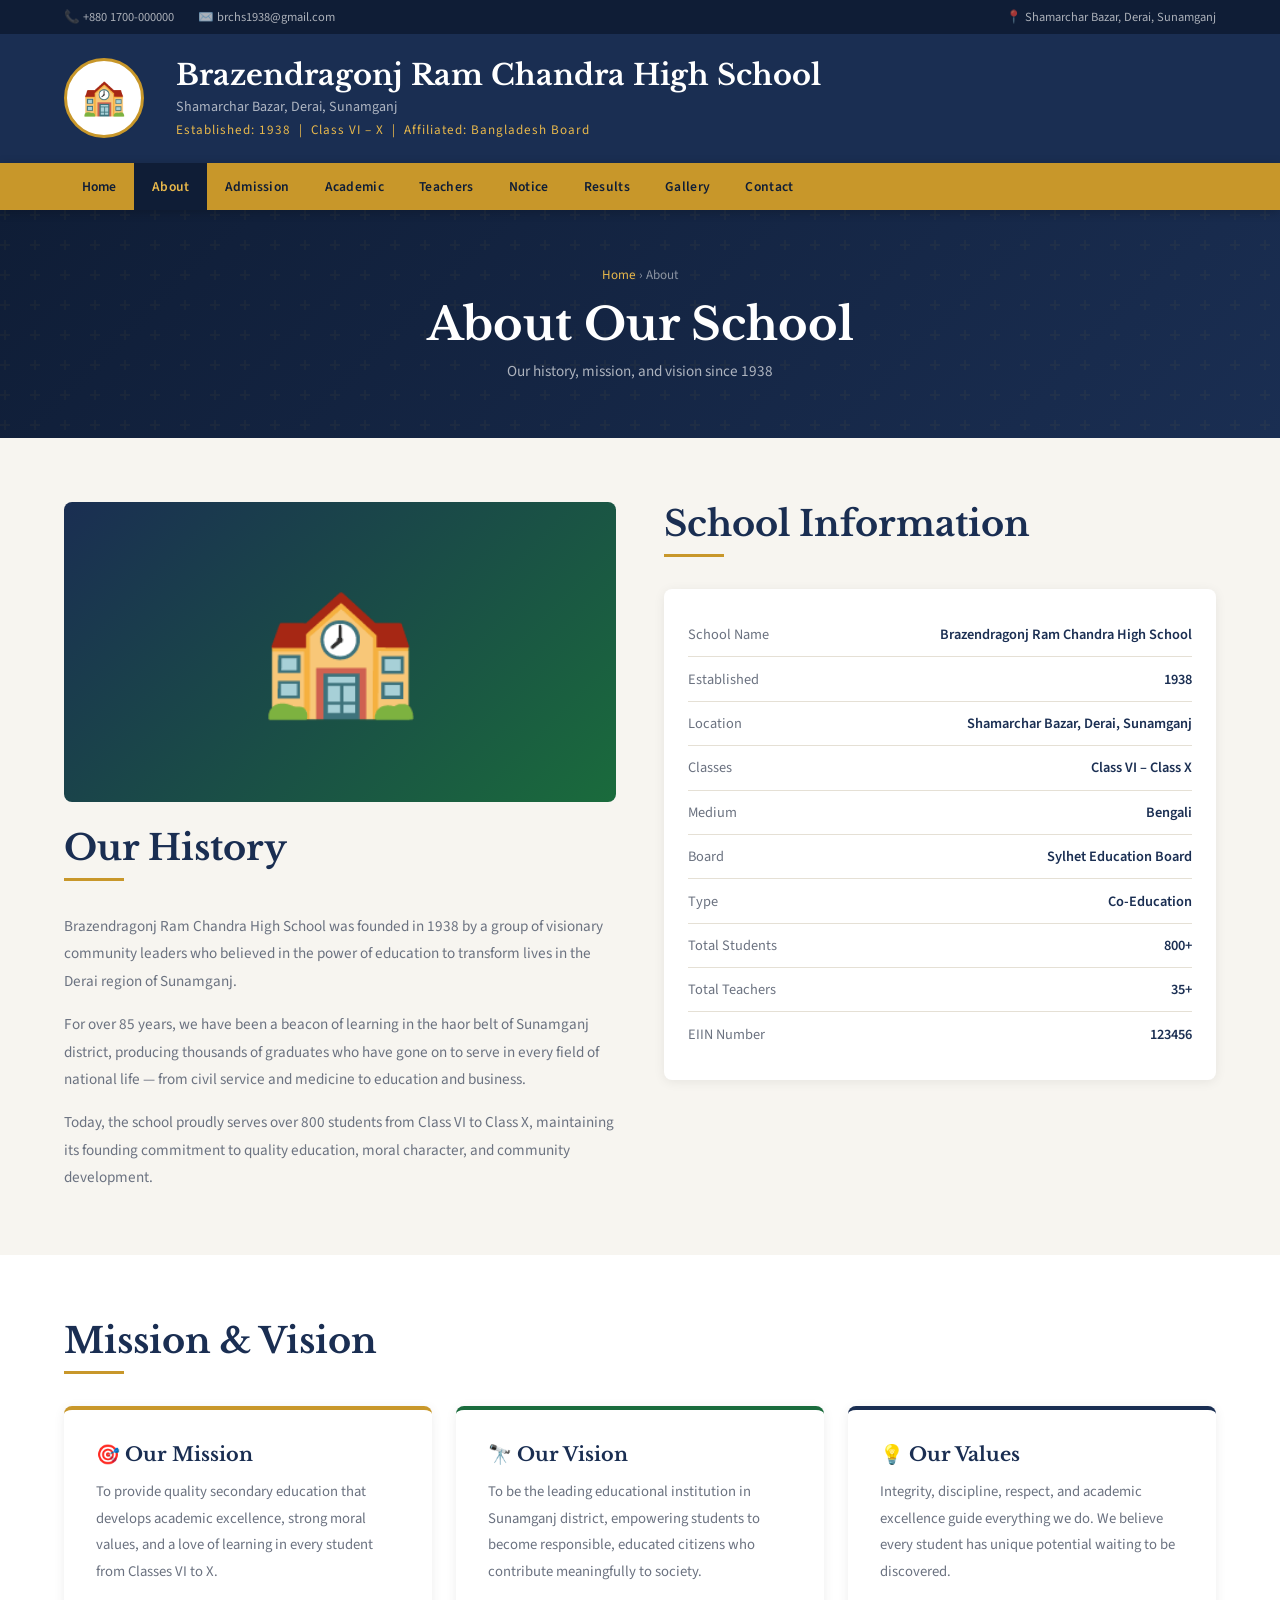
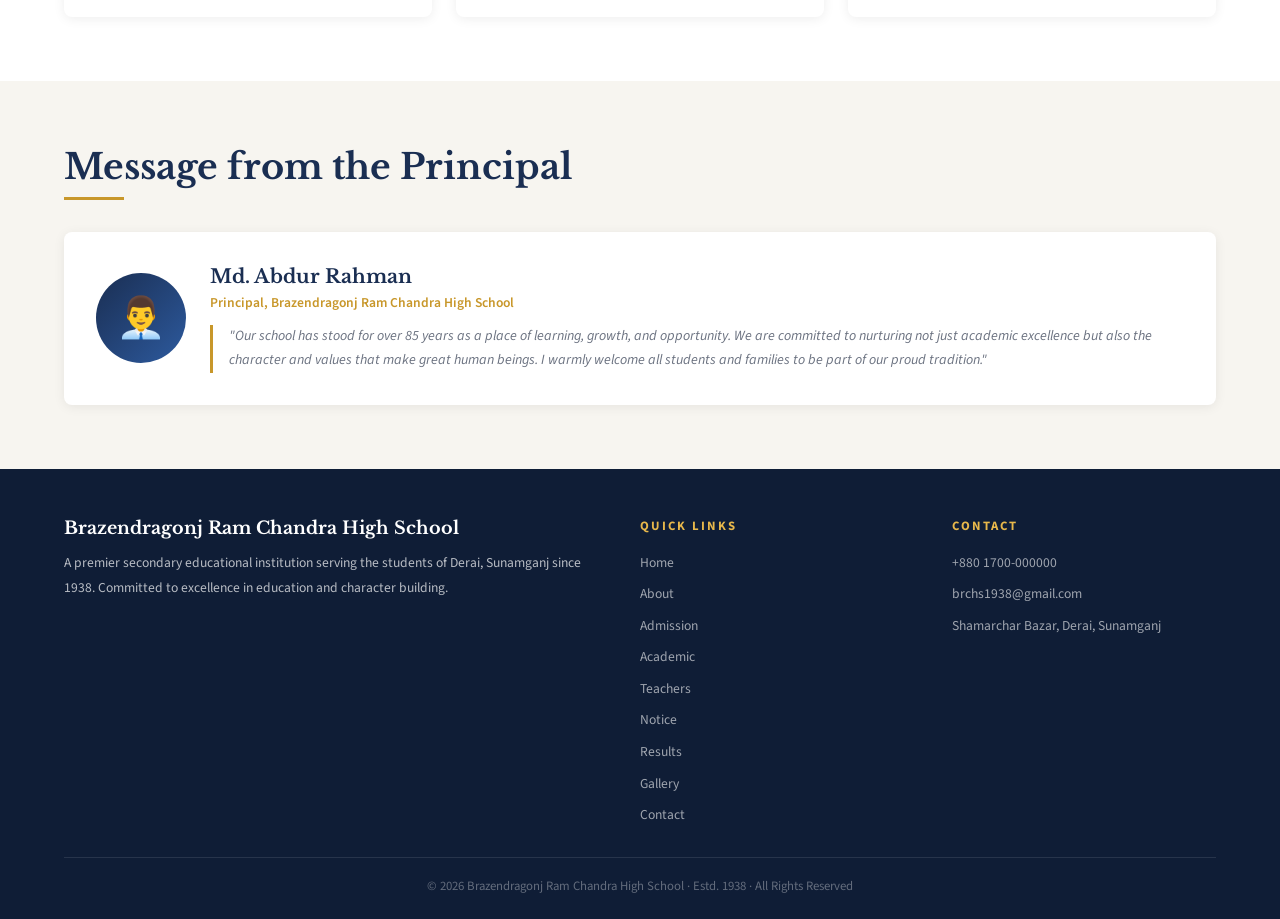
<file: about.html>
<!DOCTYPE html>
<html lang="en">
<head>
  <meta charset="UTF-8"/><meta name="viewport" content="width=device-width, initial-scale=1.0"/>
  <title>About – Brazendragonj Ram Chandra High School</title>
  <link rel="stylesheet" href="style.css"/>
  <style>
    .about-grid { display: grid; grid-template-columns: 1fr 1fr; gap: 3rem; align-items: start; }
    .about-img { width: 100%; height: 300px; background: linear-gradient(135deg, var(--navy), #1a6b3c); border-radius: 8px; display: flex; align-items: center; justify-content: center; font-size: 8rem; }
    .info-box { background: var(--white); border-radius: 8px; padding: 1.5rem; box-shadow: 0 2px 12px rgba(0,0,0,0.07); }
    .info-row { display: flex; justify-content: space-between; padding: 0.7rem 0; border-bottom: 1px solid var(--border); font-size: 0.9rem; }
    .info-row:last-child { border-bottom: none; }
    .info-row span:first-child { color: var(--gray); }
    .info-row span:last-child { font-weight: 600; color: var(--navy); }
    .mission-card { padding: 2rem; border-radius: 8px; border-top: 4px solid var(--gold); }
    .mission-card h3 { font-family: 'Libre Baskerville', serif; font-size: 1.2rem; color: var(--navy); margin-bottom: 0.8rem; }
    .mission-card p { color: var(--gray); line-height: 1.8; font-size: 0.92rem; }
    .principal-card { display: flex; gap: 1.5rem; align-items: center; background: var(--white); border-radius: 8px; padding: 2rem; box-shadow: 0 2px 12px rgba(0,0,0,0.07); }
    .principal-avatar { width: 90px; height: 90px; background: linear-gradient(135deg, var(--navy), #2d5a9e); border-radius: 50%; display: flex; align-items: center; justify-content: center; font-size: 2.5rem; flex-shrink: 0; }
    .principal-info h3 { font-family: 'Libre Baskerville', serif; font-size: 1.2rem; color: var(--navy); }
    .principal-info p { color: var(--gold); font-size: 0.85rem; font-weight: 600; margin: 0.3rem 0; }
    .principal-info blockquote { color: var(--gray); font-size: 0.88rem; line-height: 1.7; font-style: italic; border-left: 3px solid var(--gold); padding-left: 1rem; margin-top: 0.8rem; }
    @media (max-width: 700px) { .about-grid { grid-template-columns: 1fr; } .principal-card { flex-direction: column; text-align: center; } }
  </style>
</head>
<body>
  <div id="site-header"></div>
  <div class="page-hero">
    <div class="breadcrumb"><a href="index.html">Home</a> › About</div>
    <h2>About Our School</h2>
    <p>Our history, mission, and vision since 1938</p>
  </div>

  <div class="section">
    <div class="about-grid">
      <div>
        <div class="about-img">🏫</div>
        <div style="margin-top:1.5rem;">
          <h2 class="section-title">Our History</h2>
          <div class="section-line"></div>
          <p style="color:var(--gray); line-height:1.8; font-size:0.95rem; margin-bottom:1rem;">
            Brazendragonj Ram Chandra High School was founded in 1938 by a group of visionary community leaders who believed in the power of education to transform lives in the Derai region of Sunamganj.
          </p>
          <p style="color:var(--gray); line-height:1.8; font-size:0.95rem; margin-bottom:1rem;">
            For over 85 years, we have been a beacon of learning in the haor belt of Sunamganj district, producing thousands of graduates who have gone on to serve in every field of national life — from civil service and medicine to education and business.
          </p>
          <p style="color:var(--gray); line-height:1.8; font-size:0.95rem;">
            Today, the school proudly serves over 800 students from Class VI to Class X, maintaining its founding commitment to quality education, moral character, and community development.
          </p>
        </div>
      </div>
      <div>
        <h2 class="section-title">School Information</h2>
        <div class="section-line"></div>
        <div class="info-box">
          <div class="info-row"><span>School Name</span><span>Brazendragonj Ram Chandra High School</span></div>
          <div class="info-row"><span>Established</span><span>1938</span></div>
          <div class="info-row"><span>Location</span><span>Shamarchar Bazar, Derai, Sunamganj</span></div>
          <div class="info-row"><span>Classes</span><span>Class VI – Class X</span></div>
          <div class="info-row"><span>Medium</span><span>Bengali</span></div>
          <div class="info-row"><span>Board</span><span>Sylhet Education Board</span></div>
          <div class="info-row"><span>Type</span><span>Co-Education</span></div>
          <div class="info-row"><span>Total Students</span><span>800+</span></div>
          <div class="info-row"><span>Total Teachers</span><span>35+</span></div>
          <div class="info-row"><span>EIIN Number</span><span>123456</span></div>
        </div>
      </div>
    </div>
  </div>

  <div class="section section-alt">
    <h2 class="section-title">Mission & Vision</h2>
    <div class="section-line"></div>
    <div class="grid-3">
      <div class="card mission-card">
        <h3>🎯 Our Mission</h3>
        <p>To provide quality secondary education that develops academic excellence, strong moral values, and a love of learning in every student from Classes VI to X.</p>
      </div>
      <div class="card mission-card" style="border-top-color: var(--green)">
        <h3>🔭 Our Vision</h3>
        <p>To be the leading educational institution in Sunamganj district, empowering students to become responsible, educated citizens who contribute meaningfully to society.</p>
      </div>
      <div class="card mission-card" style="border-top-color: var(--navy)">
        <h3>💡 Our Values</h3>
        <p>Integrity, discipline, respect, and academic excellence guide everything we do. We believe every student has unique potential waiting to be discovered.</p>
      </div>
    </div>
  </div>

  <div class="section">
    <h2 class="section-title">Message from the Principal</h2>
    <div class="section-line"></div>
    <div class="principal-card">
      <div class="principal-avatar">👨‍💼</div>
      <div class="principal-info">
        <h3>Md. Abdur Rahman</h3>
        <p>Principal, Brazendragonj Ram Chandra High School</p>
        <blockquote>
          "Our school has stood for over 85 years as a place of learning, growth, and opportunity. We are committed to nurturing not just academic excellence but also the character and values that make great human beings. I warmly welcome all students and families to be part of our proud tradition."
        </blockquote>
      </div>
    </div>
  </div>

  <div id="site-footer"></div>
  <script src="components.js"></script>
</body>
</html>
</file>
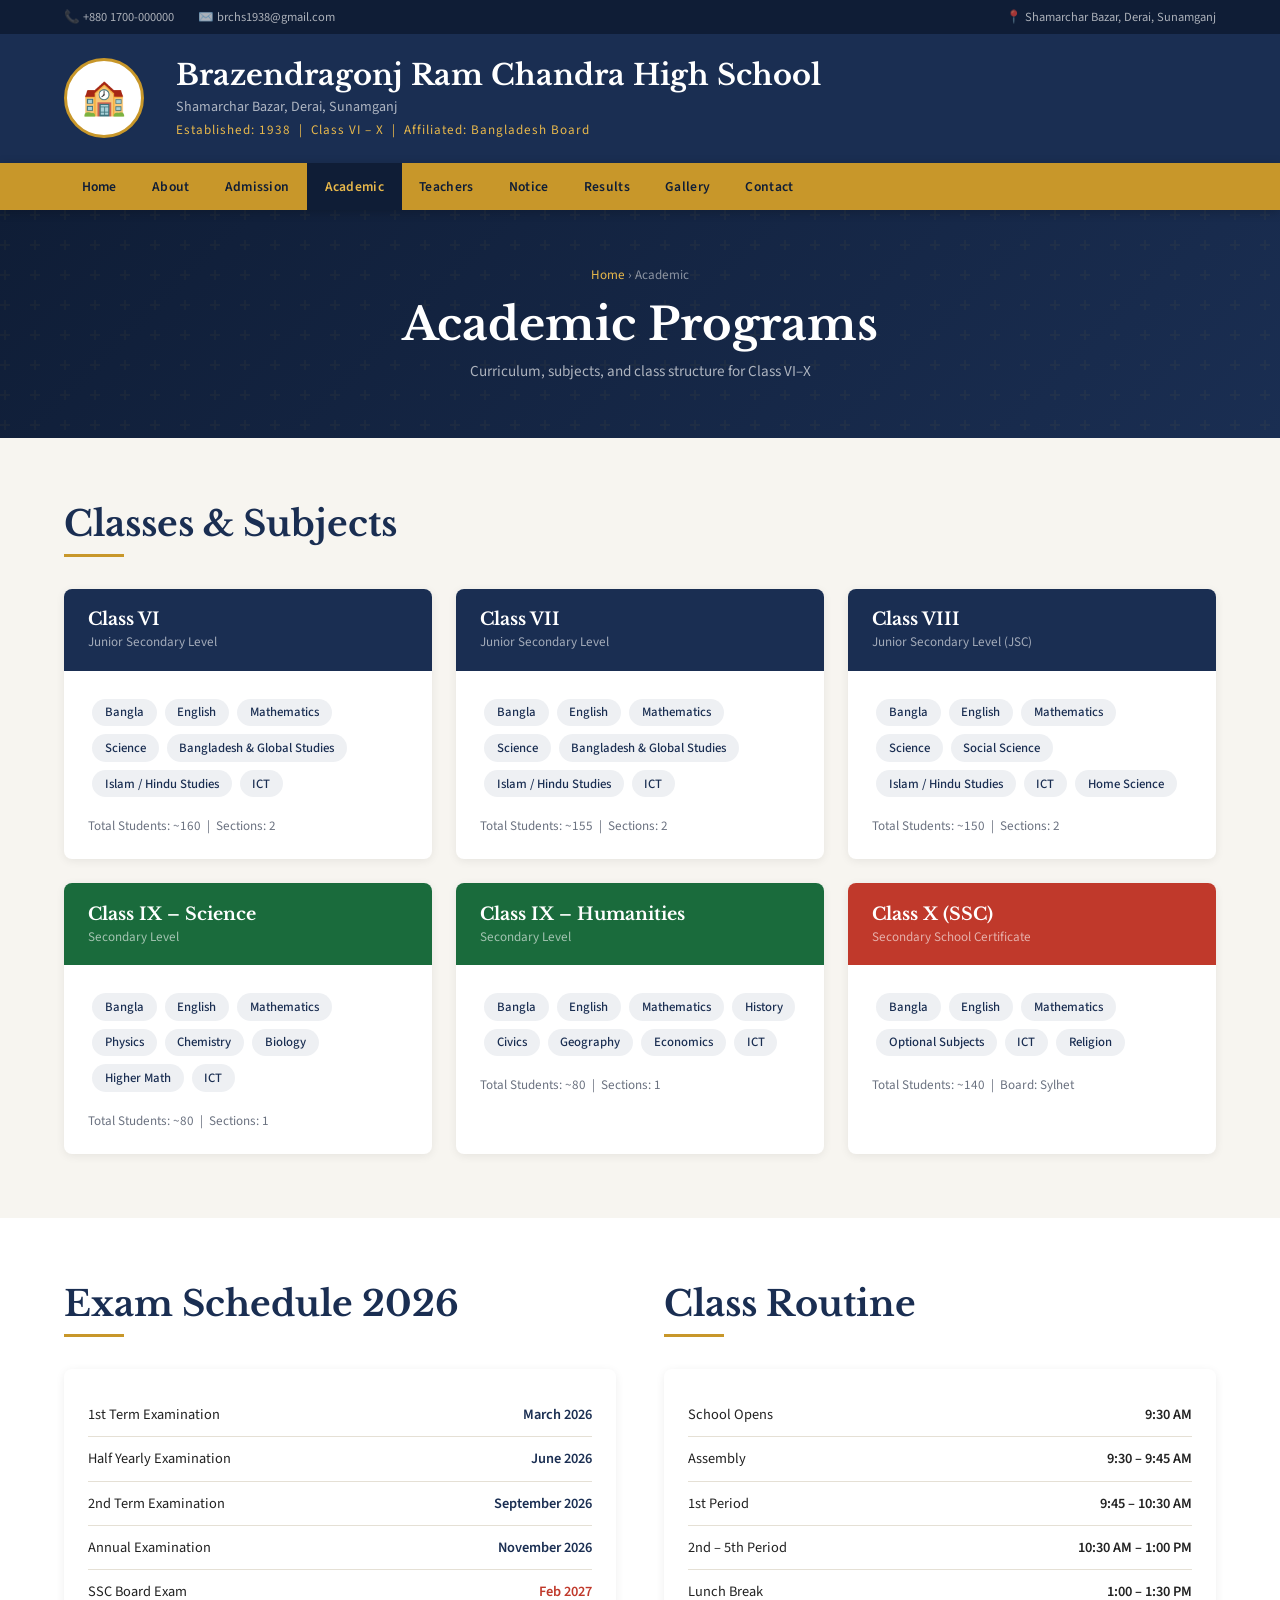
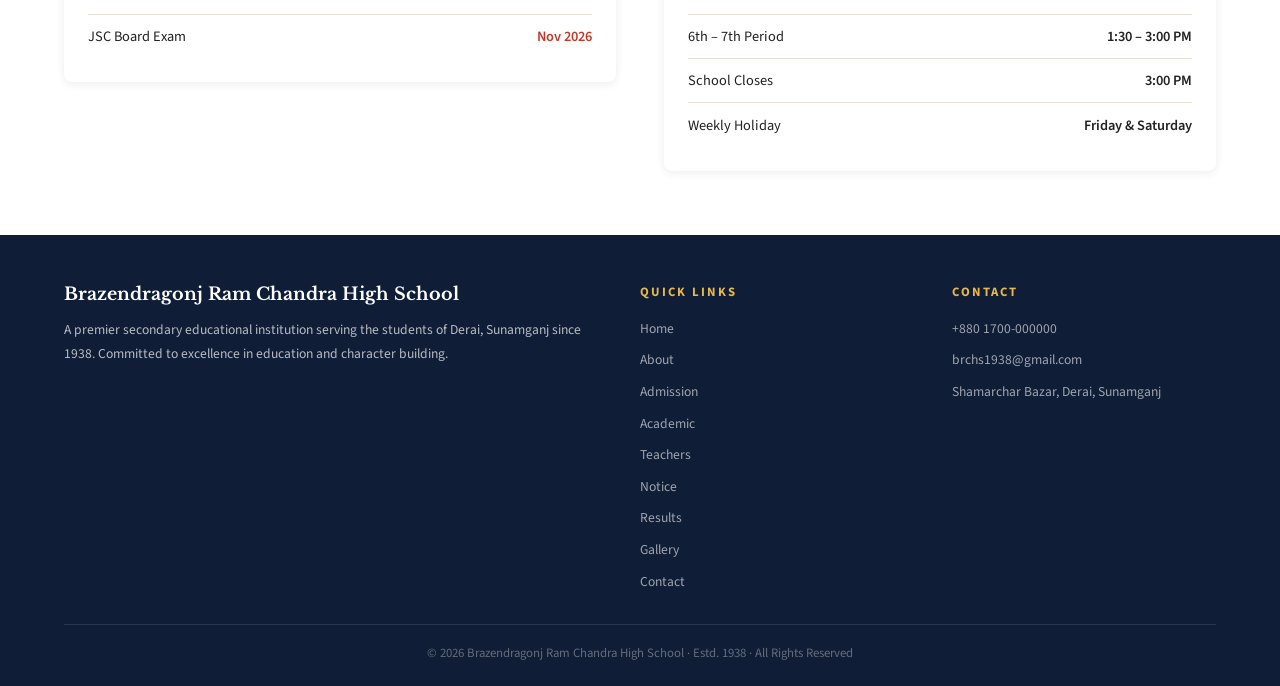
<file: academic.html>
<!DOCTYPE html>
<html lang="en">
<head>
  <meta charset="UTF-8"/><meta name="viewport" content="width=device-width, initial-scale=1.0"/>
  <title>Academic – Brazendragonj Ram Chandra High School</title>
  <link rel="stylesheet" href="style.css"/>
  <style>
    .class-card { background: var(--white); border-radius: 8px; overflow: hidden; box-shadow: 0 2px 10px rgba(0,0,0,0.07); }
    .class-header { background: var(--navy); padding: 1.2rem 1.5rem; }
    .class-header h3 { font-family: 'Libre Baskerville', serif; color: var(--white); font-size: 1.1rem; }
    .class-header p { color: rgba(255,255,255,0.6); font-size: 0.82rem; margin-top: 0.2rem; }
    .class-body { padding: 1.5rem; }
    .subject-tag { display: inline-block; background: rgba(26,46,82,0.07); color: var(--navy); padding: 0.3rem 0.8rem; border-radius: 50px; font-size: 0.8rem; font-weight: 500; margin: 0.25rem; }
    .exam-row { display: flex; justify-content: space-between; padding: 0.7rem 0; border-bottom: 1px solid var(--border); font-size: 0.9rem; }
    .exam-row:last-child { border-bottom: none; }
    .routine-card { background: var(--white); border-radius: 8px; padding: 1.5rem; box-shadow: 0 2px 10px rgba(0,0,0,0.07); }
  </style>
</head>
<body>
  <div id="site-header"></div>
  <div class="page-hero">
    <div class="breadcrumb"><a href="index.html">Home</a> › Academic</div>
    <h2>Academic Programs</h2>
    <p>Curriculum, subjects, and class structure for Class VI–X</p>
  </div>

  <div class="section">
    <h2 class="section-title">Classes & Subjects</h2>
    <div class="section-line"></div>
    <div class="grid-3">
      <div class="class-card">
        <div class="class-header"><h3>Class VI</h3><p>Junior Secondary Level</p></div>
        <div class="class-body">
          <div><span class="subject-tag">Bangla</span><span class="subject-tag">English</span><span class="subject-tag">Mathematics</span><span class="subject-tag">Science</span><span class="subject-tag">Bangladesh & Global Studies</span><span class="subject-tag">Islam / Hindu Studies</span><span class="subject-tag">ICT</span></div>
          <p style="color:var(--gray); font-size:0.82rem; margin-top:1rem;">Total Students: ~160 &nbsp;|&nbsp; Sections: 2</p>
        </div>
      </div>
      <div class="class-card">
        <div class="class-header"><h3>Class VII</h3><p>Junior Secondary Level</p></div>
        <div class="class-body">
          <div><span class="subject-tag">Bangla</span><span class="subject-tag">English</span><span class="subject-tag">Mathematics</span><span class="subject-tag">Science</span><span class="subject-tag">Bangladesh & Global Studies</span><span class="subject-tag">Islam / Hindu Studies</span><span class="subject-tag">ICT</span></div>
          <p style="color:var(--gray); font-size:0.82rem; margin-top:1rem;">Total Students: ~155 &nbsp;|&nbsp; Sections: 2</p>
        </div>
      </div>
      <div class="class-card">
        <div class="class-header"><h3>Class VIII</h3><p>Junior Secondary Level (JSC)</p></div>
        <div class="class-body">
          <div><span class="subject-tag">Bangla</span><span class="subject-tag">English</span><span class="subject-tag">Mathematics</span><span class="subject-tag">Science</span><span class="subject-tag">Social Science</span><span class="subject-tag">Islam / Hindu Studies</span><span class="subject-tag">ICT</span><span class="subject-tag">Home Science</span></div>
          <p style="color:var(--gray); font-size:0.82rem; margin-top:1rem;">Total Students: ~150 &nbsp;|&nbsp; Sections: 2</p>
        </div>
      </div>
      <div class="class-card">
        <div class="class-header" style="background:var(--green)"><h3>Class IX – Science</h3><p>Secondary Level</p></div>
        <div class="class-body">
          <div><span class="subject-tag">Bangla</span><span class="subject-tag">English</span><span class="subject-tag">Mathematics</span><span class="subject-tag">Physics</span><span class="subject-tag">Chemistry</span><span class="subject-tag">Biology</span><span class="subject-tag">Higher Math</span><span class="subject-tag">ICT</span></div>
          <p style="color:var(--gray); font-size:0.82rem; margin-top:1rem;">Total Students: ~80 &nbsp;|&nbsp; Sections: 1</p>
        </div>
      </div>
      <div class="class-card">
        <div class="class-header" style="background:var(--green)"><h3>Class IX – Humanities</h3><p>Secondary Level</p></div>
        <div class="class-body">
          <div><span class="subject-tag">Bangla</span><span class="subject-tag">English</span><span class="subject-tag">Mathematics</span><span class="subject-tag">History</span><span class="subject-tag">Civics</span><span class="subject-tag">Geography</span><span class="subject-tag">Economics</span><span class="subject-tag">ICT</span></div>
          <p style="color:var(--gray); font-size:0.82rem; margin-top:1rem;">Total Students: ~80 &nbsp;|&nbsp; Sections: 1</p>
        </div>
      </div>
      <div class="class-card">
        <div class="class-header" style="background:var(--red)"><h3>Class X (SSC)</h3><p>Secondary School Certificate</p></div>
        <div class="class-body">
          <div><span class="subject-tag">Bangla</span><span class="subject-tag">English</span><span class="subject-tag">Mathematics</span><span class="subject-tag">Optional Subjects</span><span class="subject-tag">ICT</span><span class="subject-tag">Religion</span></div>
          <p style="color:var(--gray); font-size:0.82rem; margin-top:1rem;">Total Students: ~140 &nbsp;|&nbsp; Board: Sylhet</p>
        </div>
      </div>
    </div>
  </div>

  <div class="section section-alt">
    <div style="display:grid; grid-template-columns:1fr 1fr; gap:3rem;">
      <div>
        <h2 class="section-title">Exam Schedule 2026</h2>
        <div class="section-line"></div>
        <div class="routine-card">
          <div class="exam-row"><span>1st Term Examination</span><span style="color:var(--navy); font-weight:600;">March 2026</span></div>
          <div class="exam-row"><span>Half Yearly Examination</span><span style="color:var(--navy); font-weight:600;">June 2026</span></div>
          <div class="exam-row"><span>2nd Term Examination</span><span style="color:var(--navy); font-weight:600;">September 2026</span></div>
          <div class="exam-row"><span>Annual Examination</span><span style="color:var(--navy); font-weight:600;">November 2026</span></div>
          <div class="exam-row"><span>SSC Board Exam</span><span style="color:var(--red); font-weight:600;">Feb 2027</span></div>
          <div class="exam-row"><span>JSC Board Exam</span><span style="color:var(--red); font-weight:600;">Nov 2026</span></div>
        </div>
      </div>
      <div>
        <h2 class="section-title">Class Routine</h2>
        <div class="section-line"></div>
        <div class="routine-card">
          <div class="exam-row"><span>School Opens</span><span style="font-weight:600;">9:30 AM</span></div>
          <div class="exam-row"><span>Assembly</span><span style="font-weight:600;">9:30 – 9:45 AM</span></div>
          <div class="exam-row"><span>1st Period</span><span style="font-weight:600;">9:45 – 10:30 AM</span></div>
          <div class="exam-row"><span>2nd – 5th Period</span><span style="font-weight:600;">10:30 AM – 1:00 PM</span></div>
          <div class="exam-row"><span>Lunch Break</span><span style="font-weight:600;">1:00 – 1:30 PM</span></div>
          <div class="exam-row"><span>6th – 7th Period</span><span style="font-weight:600;">1:30 – 3:00 PM</span></div>
          <div class="exam-row"><span>School Closes</span><span style="font-weight:600;">3:00 PM</span></div>
          <div class="exam-row"><span>Weekly Holiday</span><span style="font-weight:600;">Friday & Saturday</span></div>
        </div>
      </div>
    </div>
  </div>

  <div id="site-footer"></div>
  <script src="components.js"></script>
</body>
</html>
</file>
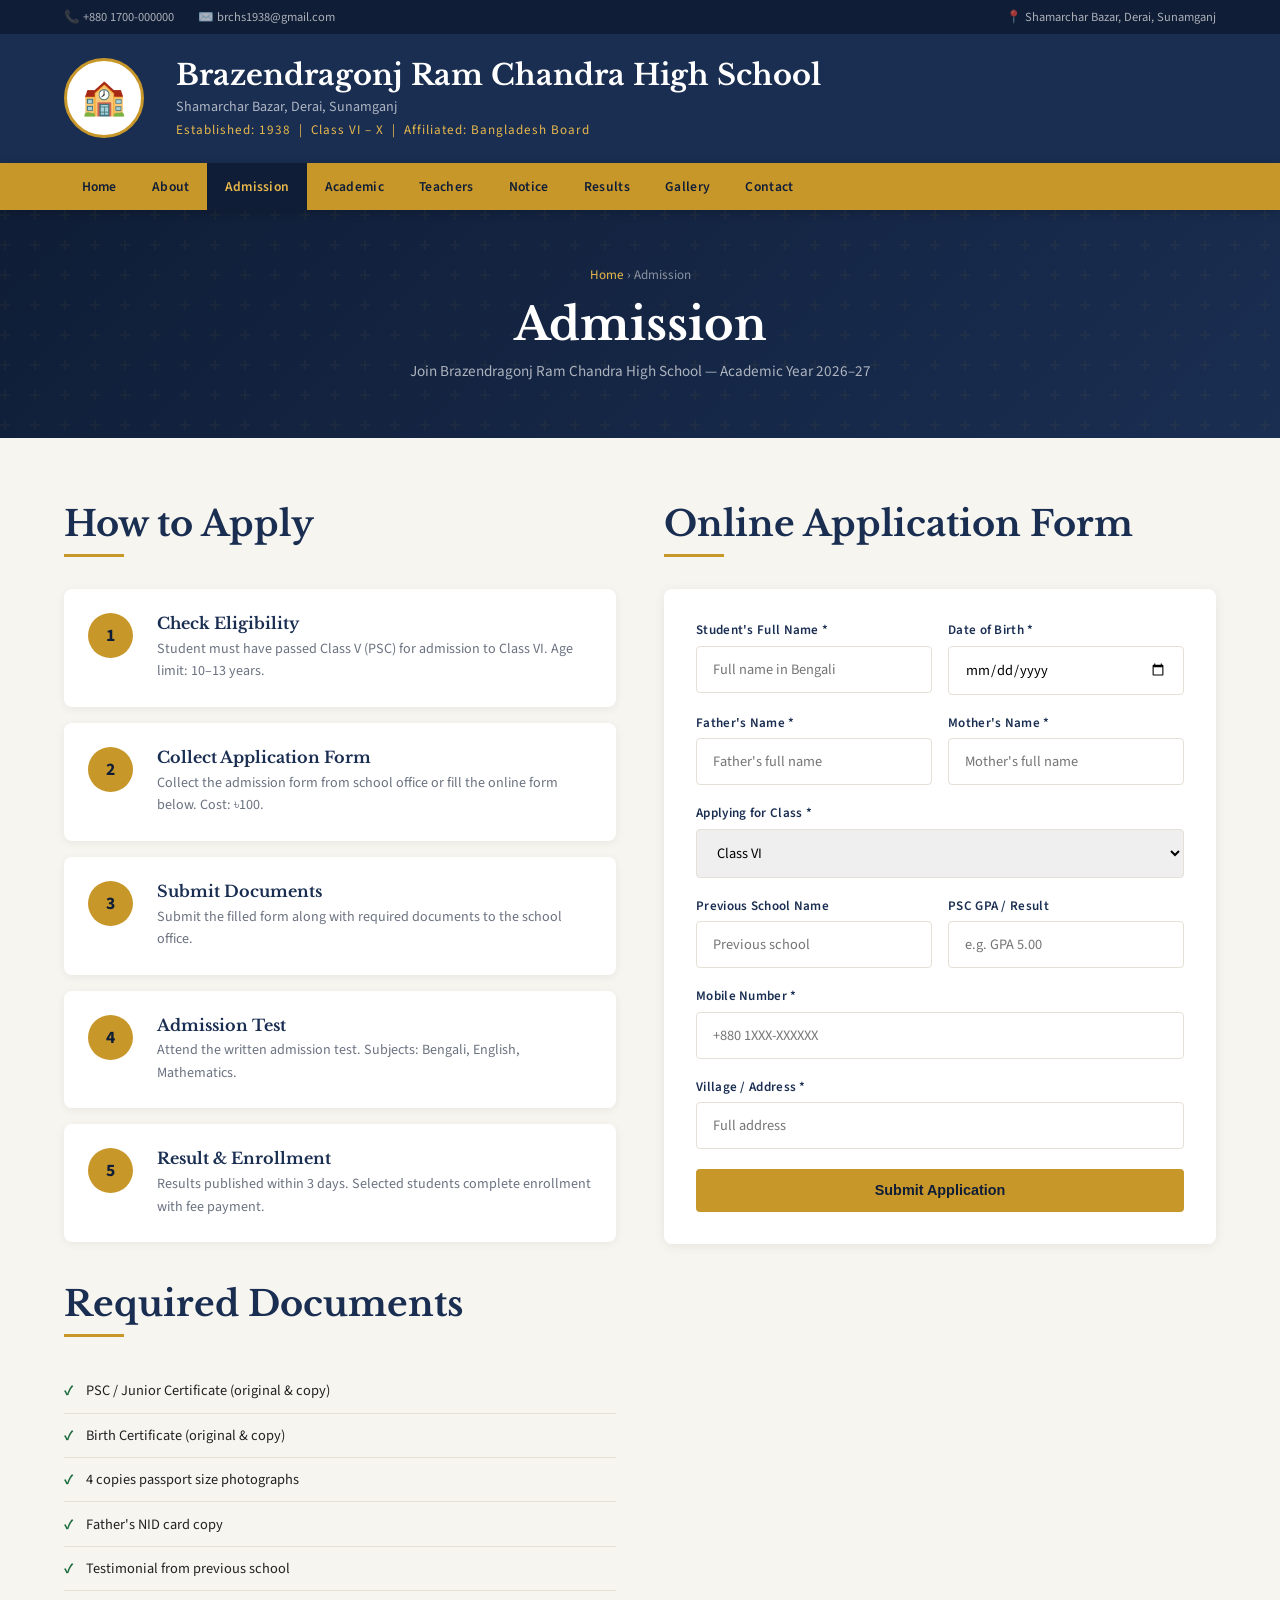
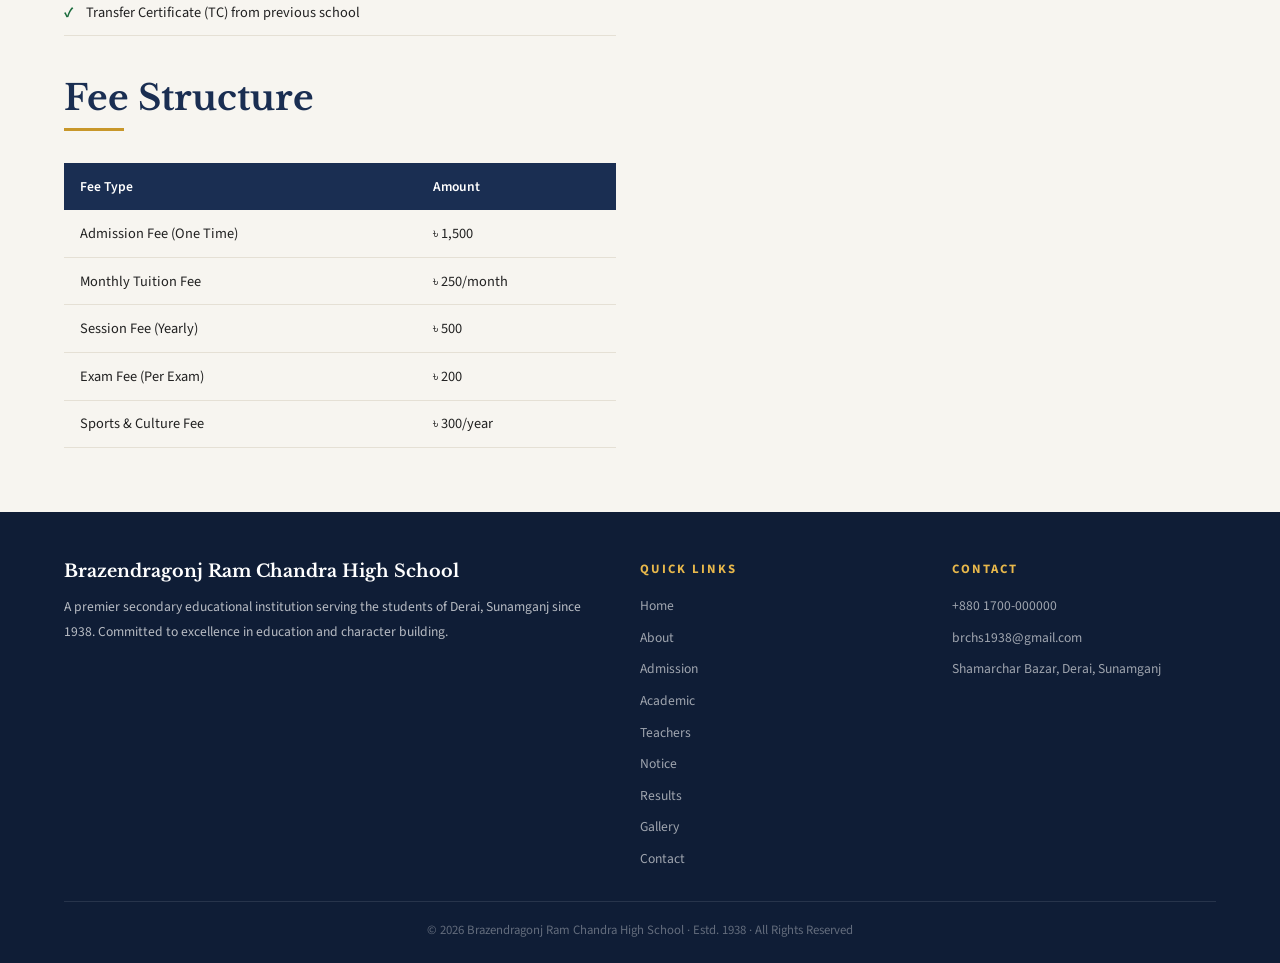
<file: admission.html>
<!DOCTYPE html>
<html lang="en">
<head>
  <meta charset="UTF-8"/><meta name="viewport" content="width=device-width, initial-scale=1.0"/>
  <title>Admission – Brazendragonj Ram Chandra High School</title>
  <link rel="stylesheet" href="style.css"/>
  <style>
    .step-card { display: flex; gap: 1.5rem; align-items: flex-start; background: var(--white); padding: 1.5rem; border-radius: 8px; box-shadow: 0 2px 10px rgba(0,0,0,0.06); margin-bottom: 1rem; }
    .step-num { width: 45px; height: 45px; background: var(--gold); color: var(--navy-dark); border-radius: 50%; display: flex; align-items: center; justify-content: center; font-weight: 700; font-size: 1.1rem; flex-shrink: 0; }
    .step-info h4 { font-family: 'Libre Baskerville', serif; font-size: 1rem; color: var(--navy); margin-bottom: 0.3rem; }
    .step-info p { color: var(--gray); font-size: 0.88rem; line-height: 1.6; }
    .req-item { display: flex; align-items: center; gap: 0.8rem; padding: 0.7rem 0; border-bottom: 1px solid var(--border); font-size: 0.9rem; }
    .req-item::before { content: '✓'; color: var(--green); font-weight: 700; }
    .fee-table td:last-child { font-weight: 600; color: var(--navy); }
    .apply-form { background: var(--white); border-radius: 8px; padding: 2rem; box-shadow: 0 2px 12px rgba(0,0,0,0.07); }
    .form-group { margin-bottom: 1.2rem; }
    .form-group label { display: block; font-size: 0.82rem; font-weight: 600; color: var(--navy); margin-bottom: 0.4rem; letter-spacing: 0.3px; }
    .form-group input, .form-group select { width: 100%; padding: 0.75rem 1rem; border: 1px solid var(--border); border-radius: 4px; font-family: 'Source Sans 3', sans-serif; font-size: 0.9rem; outline: none; transition: border-color 0.3s; }
    .form-group input:focus, .form-group select:focus { border-color: var(--gold); }
    .form-row-2 { display: grid; grid-template-columns: 1fr 1fr; gap: 1rem; }
    .submit-btn { background: var(--gold); color: var(--navy-dark); border: none; padding: 0.85rem 2.5rem; font-weight: 700; font-size: 0.9rem; border-radius: 4px; cursor: pointer; width: 100%; transition: background 0.3s; }
    .submit-btn:hover { background: var(--gold-light); }
    .toast { display: none; background: var(--green); color: var(--white); padding: 1rem; border-radius: 4px; text-align: center; margin-top: 1rem; font-weight: 600; }
    @media (max-width: 700px) { .form-row-2 { grid-template-columns: 1fr; } }
  </style>
</head>
<body>
  <div id="site-header"></div>
  <div class="page-hero">
    <div class="breadcrumb"><a href="index.html">Home</a> › Admission</div>
    <h2>Admission</h2>
    <p>Join Brazendragonj Ram Chandra High School — Academic Year 2026–27</p>
  </div>

  <div class="section">
    <div style="display:grid; grid-template-columns: 1fr 1fr; gap: 3rem;">
      <div>
        <h2 class="section-title">How to Apply</h2>
        <div class="section-line"></div>
        <div class="step-card"><div class="step-num">1</div><div class="step-info"><h4>Check Eligibility</h4><p>Student must have passed Class V (PSC) for admission to Class VI. Age limit: 10–13 years.</p></div></div>
        <div class="step-card"><div class="step-num">2</div><div class="step-info"><h4>Collect Application Form</h4><p>Collect the admission form from school office or fill the online form below. Cost: ৳100.</p></div></div>
        <div class="step-card"><div class="step-num">3</div><div class="step-info"><h4>Submit Documents</h4><p>Submit the filled form along with required documents to the school office.</p></div></div>
        <div class="step-card"><div class="step-num">4</div><div class="step-info"><h4>Admission Test</h4><p>Attend the written admission test. Subjects: Bengali, English, Mathematics.</p></div></div>
        <div class="step-card"><div class="step-num">5</div><div class="step-info"><h4>Result & Enrollment</h4><p>Results published within 3 days. Selected students complete enrollment with fee payment.</p></div></div>

        <h2 class="section-title" style="margin-top:2.5rem;">Required Documents</h2>
        <div class="section-line"></div>
        <div class="req-item">PSC / Junior Certificate (original & copy)</div>
        <div class="req-item">Birth Certificate (original & copy)</div>
        <div class="req-item">4 copies passport size photographs</div>
        <div class="req-item">Father's NID card copy</div>
        <div class="req-item">Testimonial from previous school</div>
        <div class="req-item">Transfer Certificate (TC) from previous school</div>

        <h2 class="section-title" style="margin-top:2.5rem;">Fee Structure</h2>
        <div class="section-line"></div>
        <div class="table-wrap">
          <table>
            <tr><th>Fee Type</th><th>Amount</th></tr>
            <tr><td>Admission Fee (One Time)</td><td>৳ 1,500</td></tr>
            <tr><td>Monthly Tuition Fee</td><td>৳ 250/month</td></tr>
            <tr><td>Session Fee (Yearly)</td><td>৳ 500</td></tr>
            <tr><td>Exam Fee (Per Exam)</td><td>৳ 200</td></tr>
            <tr><td>Sports & Culture Fee</td><td>৳ 300/year</td></tr>
          </table>
        </div>
      </div>

      <div>
        <h2 class="section-title">Online Application Form</h2>
        <div class="section-line"></div>
        <div class="apply-form">
          <div class="form-row-2">
            <div class="form-group"><label>Student's Full Name *</label><input type="text" placeholder="Full name in Bengali"/></div>
            <div class="form-group"><label>Date of Birth *</label><input type="date"/></div>
          </div>
          <div class="form-row-2">
            <div class="form-group"><label>Father's Name *</label><input type="text" placeholder="Father's full name"/></div>
            <div class="form-group"><label>Mother's Name *</label><input type="text" placeholder="Mother's full name"/></div>
          </div>
          <div class="form-group"><label>Applying for Class *</label>
            <select><option>Class VI</option><option>Class VII</option><option>Class VIII</option><option>Class IX</option></select>
          </div>
          <div class="form-row-2">
            <div class="form-group"><label>Previous School Name</label><input type="text" placeholder="Previous school"/></div>
            <div class="form-group"><label>PSC GPA / Result</label><input type="text" placeholder="e.g. GPA 5.00"/></div>
          </div>
          <div class="form-group"><label>Mobile Number *</label><input type="tel" placeholder="+880 1XXX-XXXXXX"/></div>
          <div class="form-group"><label>Village / Address *</label><input type="text" placeholder="Full address"/></div>
          <button class="submit-btn" onclick="submitForm()">Submit Application</button>
          <div class="toast" id="toast">✅ Application submitted! We will contact you within 2 working days.</div>
        </div>
      </div>
    </div>
  </div>

  <div id="site-footer"></div>
  <script src="components.js"></script>
  <script>
    function submitForm() {
      const toast = document.getElementById('toast');
      toast.style.display = 'block';
      setTimeout(() => toast.style.display = 'none', 5000);
    }
  </script>
</body>
</html>
</file>
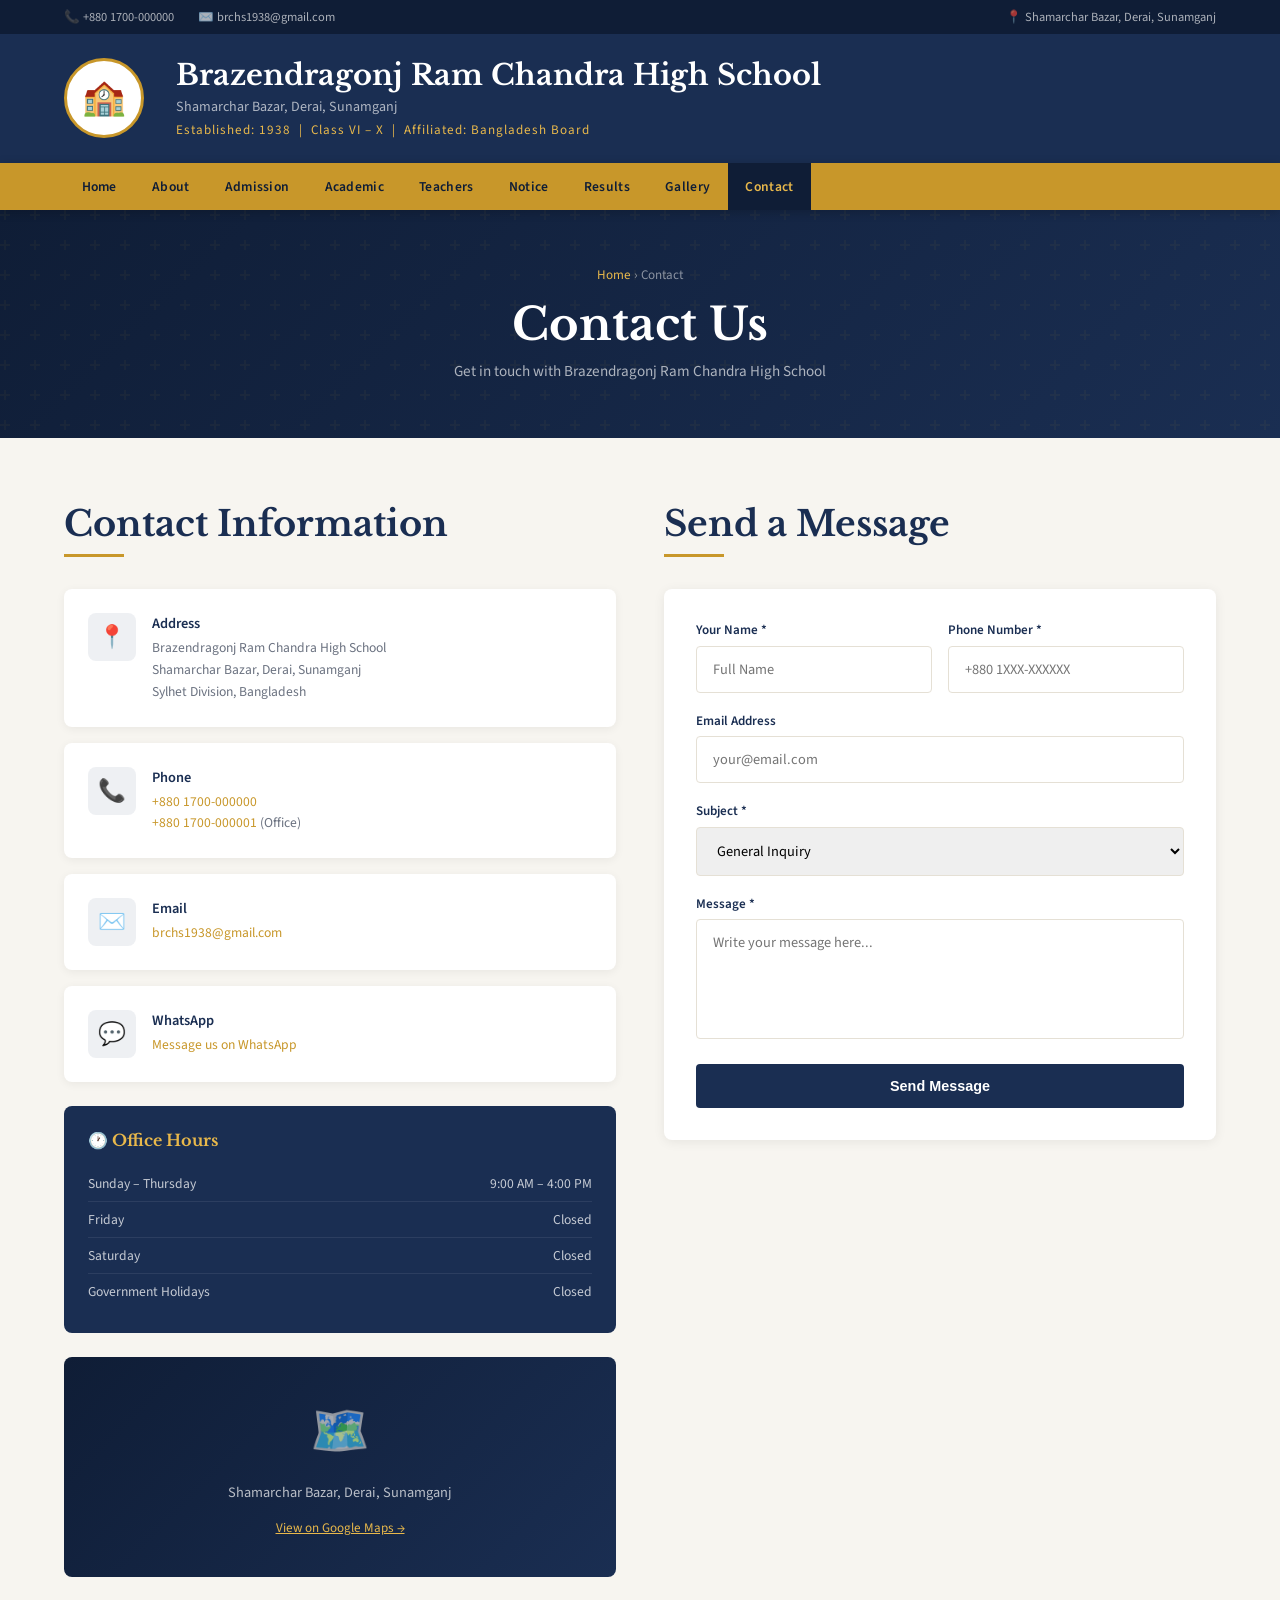
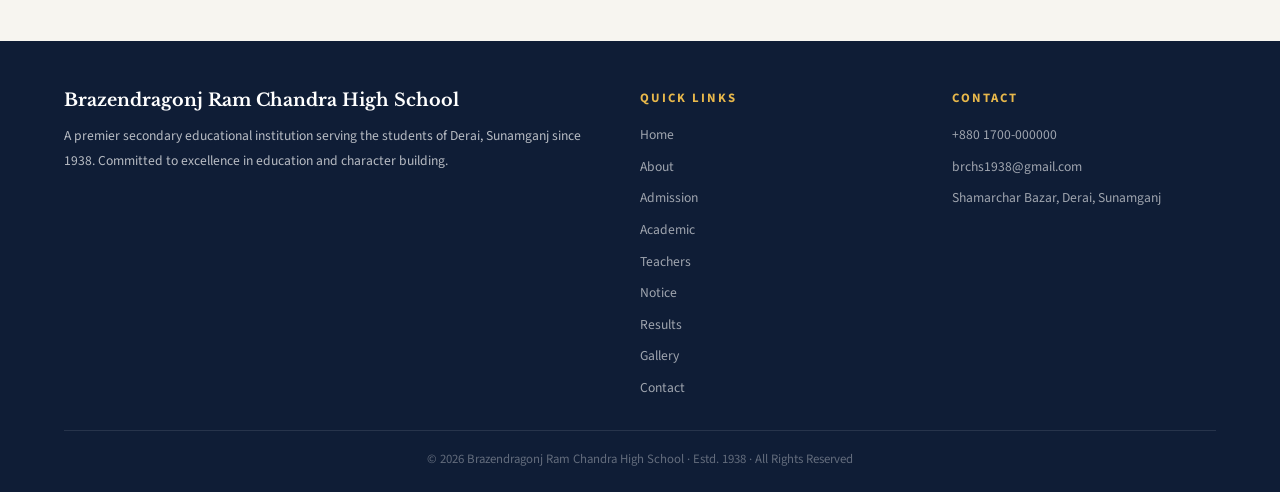
<file: contact.html>
<!DOCTYPE html>
<html lang="en">
<head>
  <meta charset="UTF-8"/><meta name="viewport" content="width=device-width, initial-scale=1.0"/>
  <title>Contact – Brazendragonj Ram Chandra High School</title>
  <link rel="stylesheet" href="style.css"/>
  <style>
    .contact-grid { display: grid; grid-template-columns: 1fr 1fr; gap: 3rem; }
    .contact-info-card { display: flex; gap: 1rem; align-items: flex-start; background: var(--white); padding: 1.5rem; border-radius: 8px; box-shadow: 0 2px 10px rgba(0,0,0,0.06); margin-bottom: 1rem; }
    .c-icon { width: 48px; height: 48px; background: rgba(26,46,82,0.07); border-radius: 8px; display: flex; align-items: center; justify-content: center; font-size: 1.4rem; flex-shrink: 0; }
    .c-info h4 { font-weight: 600; color: var(--navy); font-size: 0.9rem; }
    .c-info p { color: var(--gray); font-size: 0.85rem; margin-top: 0.2rem; line-height: 1.6; }
    .c-info a { color: var(--gold); text-decoration: none; }
    .map-placeholder { background: linear-gradient(135deg, var(--navy-dark), var(--navy)); border-radius: 8px; height: 220px; display: flex; align-items: center; justify-content: center; flex-direction: column; gap: 1rem; margin-top: 1.5rem; color: rgba(255,255,255,0.7); font-size: 0.9rem; }
    .map-placeholder .map-icon { font-size: 3rem; }
    .contact-form { background: var(--white); border-radius: 8px; padding: 2rem; box-shadow: 0 2px 12px rgba(0,0,0,0.07); }
    .form-group { margin-bottom: 1.2rem; }
    .form-group label { display: block; font-size: 0.82rem; font-weight: 600; color: var(--navy); margin-bottom: 0.4rem; }
    .form-group input, .form-group select, .form-group textarea { width: 100%; padding: 0.75rem 1rem; border: 1px solid var(--border); border-radius: 4px; font-family: 'Source Sans 3', sans-serif; font-size: 0.9rem; outline: none; transition: border-color 0.3s; }
    .form-group input:focus, .form-group select:focus, .form-group textarea:focus { border-color: var(--gold); }
    .form-group textarea { height: 120px; resize: none; }
    .form-row-2 { display: grid; grid-template-columns: 1fr 1fr; gap: 1rem; }
    .submit-btn { background: var(--navy); color: var(--white); border: none; padding: 0.85rem 2.5rem; font-weight: 600; font-size: 0.9rem; border-radius: 4px; cursor: pointer; width: 100%; transition: background 0.3s; }
    .submit-btn:hover { background: var(--navy-dark); }
    .success-msg { display: none; background: rgba(26,107,60,0.1); border: 1px solid var(--green); color: var(--green); border-radius: 4px; padding: 0.8rem; text-align: center; margin-top: 1rem; font-weight: 600; font-size: 0.9rem; }
    .office-hours { background: var(--navy); border-radius: 8px; padding: 1.5rem; color: var(--white); margin-top: 1.5rem; }
    .office-hours h4 { font-family: 'Libre Baskerville', serif; color: var(--gold-light); margin-bottom: 1rem; }
    .hour-row { display: flex; justify-content: space-between; padding: 0.5rem 0; border-bottom: 1px solid rgba(255,255,255,0.08); font-size: 0.85rem; color: rgba(255,255,255,0.75); }
    .hour-row:last-child { border-bottom: none; }
    @media (max-width: 700px) { .contact-grid { grid-template-columns: 1fr; } .form-row-2 { grid-template-columns: 1fr; } }
  </style>
</head>
<body>
  <div id="site-header"></div>
  <div class="page-hero">
    <div class="breadcrumb"><a href="index.html">Home</a> › Contact</div>
    <h2>Contact Us</h2>
    <p>Get in touch with Brazendragonj Ram Chandra High School</p>
  </div>

  <div class="section">
    <div class="contact-grid">
      <div>
        <h2 class="section-title">Contact Information</h2>
        <div class="section-line"></div>
        <div class="contact-info-card"><div class="c-icon">📍</div><div class="c-info"><h4>Address</h4><p>Brazendragonj Ram Chandra High School<br/>Shamarchar Bazar, Derai, Sunamganj<br/>Sylhet Division, Bangladesh</p></div></div>
        <div class="contact-info-card"><div class="c-icon">📞</div><div class="c-info"><h4>Phone</h4><p><a href="tel:+8801700000000">+880 1700-000000</a><br/><a href="tel:+8801700000001">+880 1700-000001</a> (Office)</p></div></div>
        <div class="contact-info-card"><div class="c-icon">✉️</div><div class="c-info"><h4>Email</h4><p><a href="mailto:brchs1938@gmail.com">brchs1938@gmail.com</a></p></div></div>
        <div class="contact-info-card"><div class="c-icon">💬</div><div class="c-info"><h4>WhatsApp</h4><p><a href="https://wa.me/8801700000000" target="_blank">Message us on WhatsApp</a></p></div></div>

        <div class="office-hours">
          <h4>🕐 Office Hours</h4>
          <div class="hour-row"><span>Sunday – Thursday</span><span>9:00 AM – 4:00 PM</span></div>
          <div class="hour-row"><span>Friday</span><span>Closed</span></div>
          <div class="hour-row"><span>Saturday</span><span>Closed</span></div>
          <div class="hour-row"><span>Government Holidays</span><span>Closed</span></div>
        </div>

        <div class="map-placeholder">
          <div class="map-icon">🗺️</div>
          <div>Shamarchar Bazar, Derai, Sunamganj</div>
          <a href="https://maps.google.com" target="_blank" style="color:var(--gold-light); font-size:0.82rem;">View on Google Maps →</a>
        </div>
      </div>

      <div>
        <h2 class="section-title">Send a Message</h2>
        <div class="section-line"></div>
        <div class="contact-form">
          <div class="form-row-2">
            <div class="form-group"><label>Your Name *</label><input type="text" placeholder="Full Name"/></div>
            <div class="form-group"><label>Phone Number *</label><input type="tel" placeholder="+880 1XXX-XXXXXX"/></div>
          </div>
          <div class="form-group"><label>Email Address</label><input type="email" placeholder="your@email.com"/></div>
          <div class="form-group">
            <label>Subject *</label>
            <select>
              <option>General Inquiry</option>
              <option>Admission Inquiry</option>
              <option>Result Inquiry</option>
              <option>Fee Payment</option>
              <option>Complaint</option>
              <option>Other</option>
            </select>
          </div>
          <div class="form-group"><label>Message *</label><textarea placeholder="Write your message here..."></textarea></div>
          <button class="submit-btn" onclick="sendMsg()">Send Message</button>
          <div class="success-msg" id="successMsg">✅ Message sent! We will reply within 1–2 working days.</div>
        </div>
      </div>
    </div>
  </div>

  <div id="site-footer"></div>
  <script src="components.js"></script>
  <script>
    function sendMsg() {
      const msg = document.getElementById('successMsg');
      msg.style.display = 'block';
      setTimeout(() => msg.style.display = 'none', 5000);
    }
  </script>
</body>
</html>
</file>
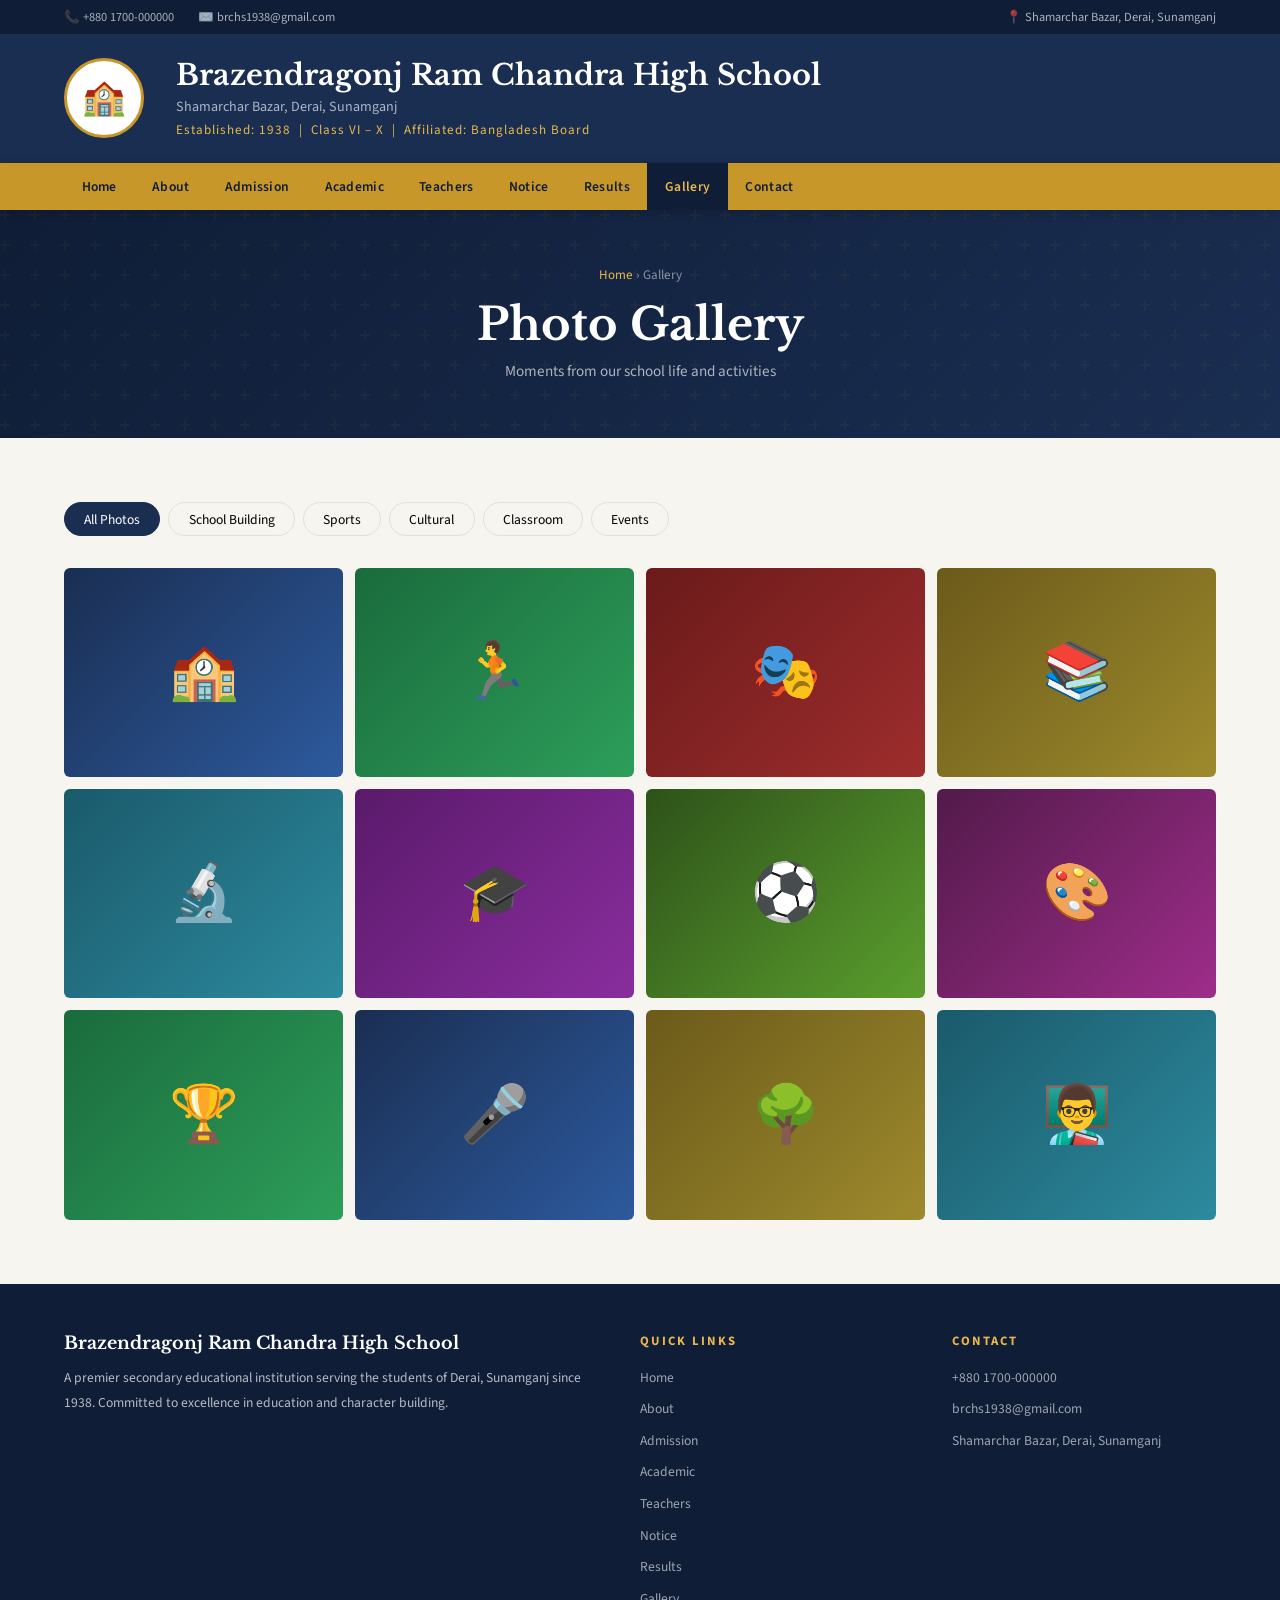
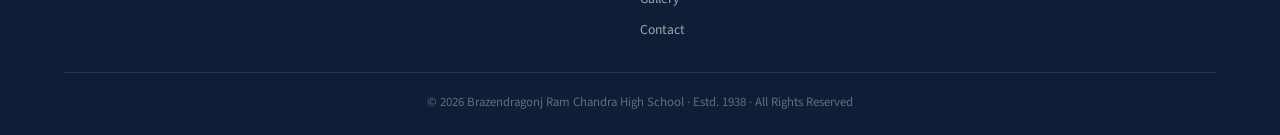
<file: gallery.html>
<!DOCTYPE html>
<html lang="en">
<head>
  <meta charset="UTF-8"/><meta name="viewport" content="width=device-width, initial-scale=1.0"/>
  <title>Gallery – Brazendragonj Ram Chandra High School</title>
  <link rel="stylesheet" href="style.css"/>
  <style>
    .gallery-filter { display: flex; gap: 0.5rem; flex-wrap: wrap; margin-bottom: 2rem; }
    .gf-btn { padding: 0.4rem 1.2rem; border: 1px solid var(--border); border-radius: 50px; background: none; font-family: 'Source Sans 3', sans-serif; font-size: 0.85rem; cursor: pointer; transition: all 0.2s; }
    .gf-btn.active, .gf-btn:hover { background: var(--navy); color: var(--white); border-color: var(--navy); }
    .gallery-grid { display: grid; grid-template-columns: repeat(4, 1fr); gap: 12px; }
    .gallery-item { border-radius: 6px; overflow: hidden; position: relative; cursor: pointer; aspect-ratio: 4/3; }
    .gallery-item .thumb { width: 100%; height: 100%; display: flex; align-items: center; justify-content: center; font-size: 3.5rem; transition: transform 0.4s; }
    .gallery-item:hover .thumb { transform: scale(1.08); }
    .gallery-item .caption { position: absolute; bottom: 0; left: 0; right: 0; background: linear-gradient(transparent, rgba(0,0,0,0.8)); padding: 1.5rem 0.8rem 0.8rem; color: var(--white); font-size: 0.8rem; transform: translateY(100%); transition: transform 0.3s; }
    .gallery-item:hover .caption { transform: translateY(0); }
    .g1{background:linear-gradient(135deg,#1a2e52,#2d5a9e);}
    .g2{background:linear-gradient(135deg,#1a6b3c,#2d9e5a);}
    .g3{background:linear-gradient(135deg,#6b1a1a,#9e2d2d);}
    .g4{background:linear-gradient(135deg,#6b5a1a,#9e8a2d);}
    .g5{background:linear-gradient(135deg,#1a5a6b,#2d8a9e);}
    .g6{background:linear-gradient(135deg,#5a1a6b,#8a2d9e);}
    .g7{background:linear-gradient(135deg,#2e521a,#5a9e2d);}
    .g8{background:linear-gradient(135deg,#521a4a,#9e2d8a);}
    @media (max-width: 900px) { .gallery-grid { grid-template-columns: repeat(2, 1fr); } }
    @media (max-width: 500px) { .gallery-grid { grid-template-columns: repeat(1, 1fr); } }
  </style>
</head>
<body>
  <div id="site-header"></div>
  <div class="page-hero">
    <div class="breadcrumb"><a href="index.html">Home</a> › Gallery</div>
    <h2>Photo Gallery</h2>
    <p>Moments from our school life and activities</p>
  </div>

  <div class="section">
    <div class="gallery-filter">
      <button class="gf-btn active">All Photos</button>
      <button class="gf-btn">School Building</button>
      <button class="gf-btn">Sports</button>
      <button class="gf-btn">Cultural</button>
      <button class="gf-btn">Classroom</button>
      <button class="gf-btn">Events</button>
    </div>

    <div class="gallery-grid">
      <div class="gallery-item g1"><div class="thumb">🏫</div><div class="caption">Main School Building</div></div>
      <div class="gallery-item g2"><div class="thumb">🏃</div><div class="caption">Annual Sports Day 2025</div></div>
      <div class="gallery-item g3"><div class="thumb">🎭</div><div class="caption">Cultural Program 2025</div></div>
      <div class="gallery-item g4"><div class="thumb">📚</div><div class="caption">Library & Reading Room</div></div>
      <div class="gallery-item g5"><div class="thumb">🔬</div><div class="caption">Science Laboratory</div></div>
      <div class="gallery-item g6"><div class="thumb">🎓</div><div class="caption">Prize Giving Ceremony</div></div>
      <div class="gallery-item g7"><div class="thumb">⚽</div><div class="caption">Football Tournament</div></div>
      <div class="gallery-item g8"><div class="thumb">🎨</div><div class="caption">Art Exhibition 2025</div></div>
      <div class="gallery-item g2"><div class="thumb">🏆</div><div class="caption">SSC Celebration 2025</div></div>
      <div class="gallery-item g1"><div class="thumb">🎤</div><div class="caption">Debate Competition</div></div>
      <div class="gallery-item g4"><div class="thumb">🌳</div><div class="caption">School Garden</div></div>
      <div class="gallery-item g5"><div class="thumb">👨‍🏫</div><div class="caption">Teachers' Day Celebration</div></div>
    </div>
  </div>

  <div id="site-footer"></div>
  <script src="components.js"></script>
</body>
</html>
</file>
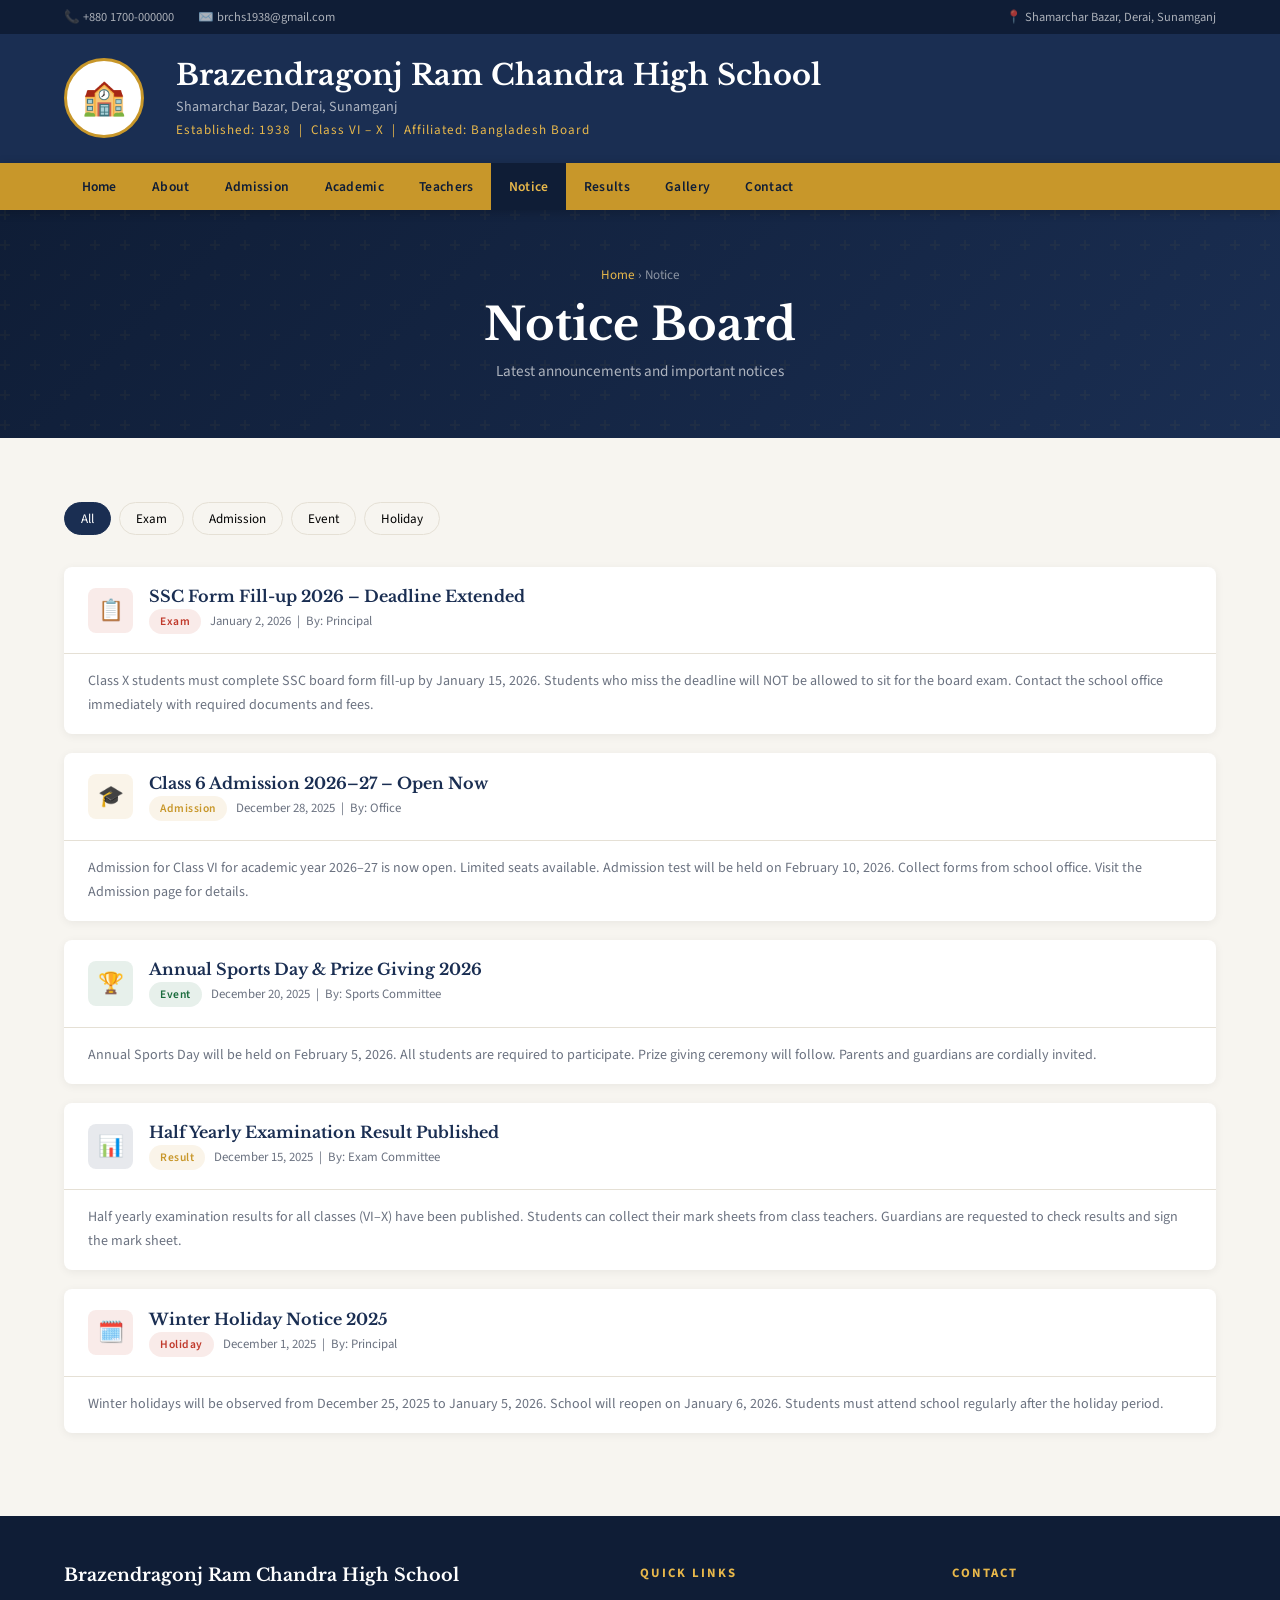
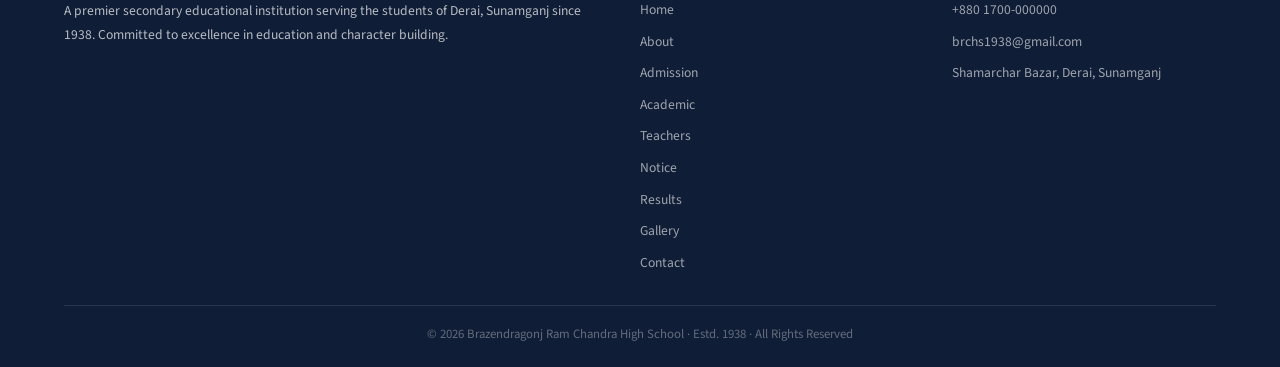
<file: notice.html>
<!DOCTYPE html>
<html lang="en">
<head>
  <meta charset="UTF-8"/><meta name="viewport" content="width=device-width, initial-scale=1.0"/>
  <title>Notice – Brazendragonj Ram Chandra High School</title>
  <link rel="stylesheet" href="style.css"/>
  <style>
    .notice-full { background: var(--white); border-radius: 8px; box-shadow: 0 2px 10px rgba(0,0,0,0.06); margin-bottom: 1.2rem; overflow: hidden; transition: transform 0.2s; }
    .notice-full:hover { transform: translateX(4px); }
    .notice-full-header { display: flex; align-items: center; gap: 1rem; padding: 1.2rem 1.5rem; border-bottom: 1px solid var(--border); }
    .notice-icon { width: 45px; height: 45px; border-radius: 8px; display: flex; align-items: center; justify-content: center; font-size: 1.3rem; flex-shrink: 0; }
    .icon-red { background: rgba(192,57,43,0.1); }
    .icon-gold { background: rgba(200,151,42,0.1); }
    .icon-green { background: rgba(26,107,60,0.1); }
    .icon-blue { background: rgba(26,46,82,0.1); }
    .notice-full-header h4 { font-family: 'Libre Baskerville', serif; font-size: 1rem; color: var(--navy); }
    .notice-full-header .meta { font-size: 0.8rem; color: var(--gray); margin-top: 0.2rem; }
    .notice-full-body { padding: 1rem 1.5rem; font-size: 0.88rem; color: var(--gray); line-height: 1.7; }
    .filter-bar { display: flex; gap: 0.5rem; flex-wrap: wrap; margin-bottom: 2rem; }
    .filter-btn { padding: 0.4rem 1rem; border: 1px solid var(--border); border-radius: 50px; background: none; font-size: 0.82rem; cursor: pointer; transition: all 0.2s; font-family: 'Source Sans 3', sans-serif; }
    .filter-btn.active, .filter-btn:hover { background: var(--navy); color: var(--white); border-color: var(--navy); }
  </style>
</head>
<body>
  <div id="site-header"></div>
  <div class="page-hero">
    <div class="breadcrumb"><a href="index.html">Home</a> › Notice</div>
    <h2>Notice Board</h2>
    <p>Latest announcements and important notices</p>
  </div>

  <div class="section">
    <div class="filter-bar">
      <button class="filter-btn active">All</button>
      <button class="filter-btn">Exam</button>
      <button class="filter-btn">Admission</button>
      <button class="filter-btn">Event</button>
      <button class="filter-btn">Holiday</button>
    </div>

    <div class="notice-full">
      <div class="notice-full-header">
        <div class="notice-icon icon-red">📋</div>
        <div><h4>SSC Form Fill-up 2026 – Deadline Extended</h4><div class="meta"><span class="badge badge-red">Exam</span> &nbsp; January 2, 2026 &nbsp;|&nbsp; By: Principal</div></div>
      </div>
      <div class="notice-full-body">Class X students must complete SSC board form fill-up by January 15, 2026. Students who miss the deadline will NOT be allowed to sit for the board exam. Contact the school office immediately with required documents and fees.</div>
    </div>

    <div class="notice-full">
      <div class="notice-full-header">
        <div class="notice-icon icon-gold">🎓</div>
        <div><h4>Class 6 Admission 2026–27 – Open Now</h4><div class="meta"><span class="badge badge-gold">Admission</span> &nbsp; December 28, 2025 &nbsp;|&nbsp; By: Office</div></div>
      </div>
      <div class="notice-full-body">Admission for Class VI for academic year 2026–27 is now open. Limited seats available. Admission test will be held on February 10, 2026. Collect forms from school office. Visit the Admission page for details.</div>
    </div>

    <div class="notice-full">
      <div class="notice-full-header">
        <div class="notice-icon icon-green">🏆</div>
        <div><h4>Annual Sports Day & Prize Giving 2026</h4><div class="meta"><span class="badge badge-green">Event</span> &nbsp; December 20, 2025 &nbsp;|&nbsp; By: Sports Committee</div></div>
      </div>
      <div class="notice-full-body">Annual Sports Day will be held on February 5, 2026. All students are required to participate. Prize giving ceremony will follow. Parents and guardians are cordially invited.</div>
    </div>

    <div class="notice-full">
      <div class="notice-full-header">
        <div class="notice-icon icon-blue">📊</div>
        <div><h4>Half Yearly Examination Result Published</h4><div class="meta"><span class="badge badge-gold">Result</span> &nbsp; December 15, 2025 &nbsp;|&nbsp; By: Exam Committee</div></div>
      </div>
      <div class="notice-full-body">Half yearly examination results for all classes (VI–X) have been published. Students can collect their mark sheets from class teachers. Guardians are requested to check results and sign the mark sheet.</div>
    </div>

    <div class="notice-full">
      <div class="notice-full-header">
        <div class="notice-icon icon-red">🗓️</div>
        <div><h4>Winter Holiday Notice 2025</h4><div class="meta"><span class="badge badge-red">Holiday</span> &nbsp; December 1, 2025 &nbsp;|&nbsp; By: Principal</div></div>
      </div>
      <div class="notice-full-body">Winter holidays will be observed from December 25, 2025 to January 5, 2026. School will reopen on January 6, 2026. Students must attend school regularly after the holiday period.</div>
    </div>
  </div>

  <div id="site-footer"></div>
  <script src="components.js"></script>
</body>
</html>
</file>
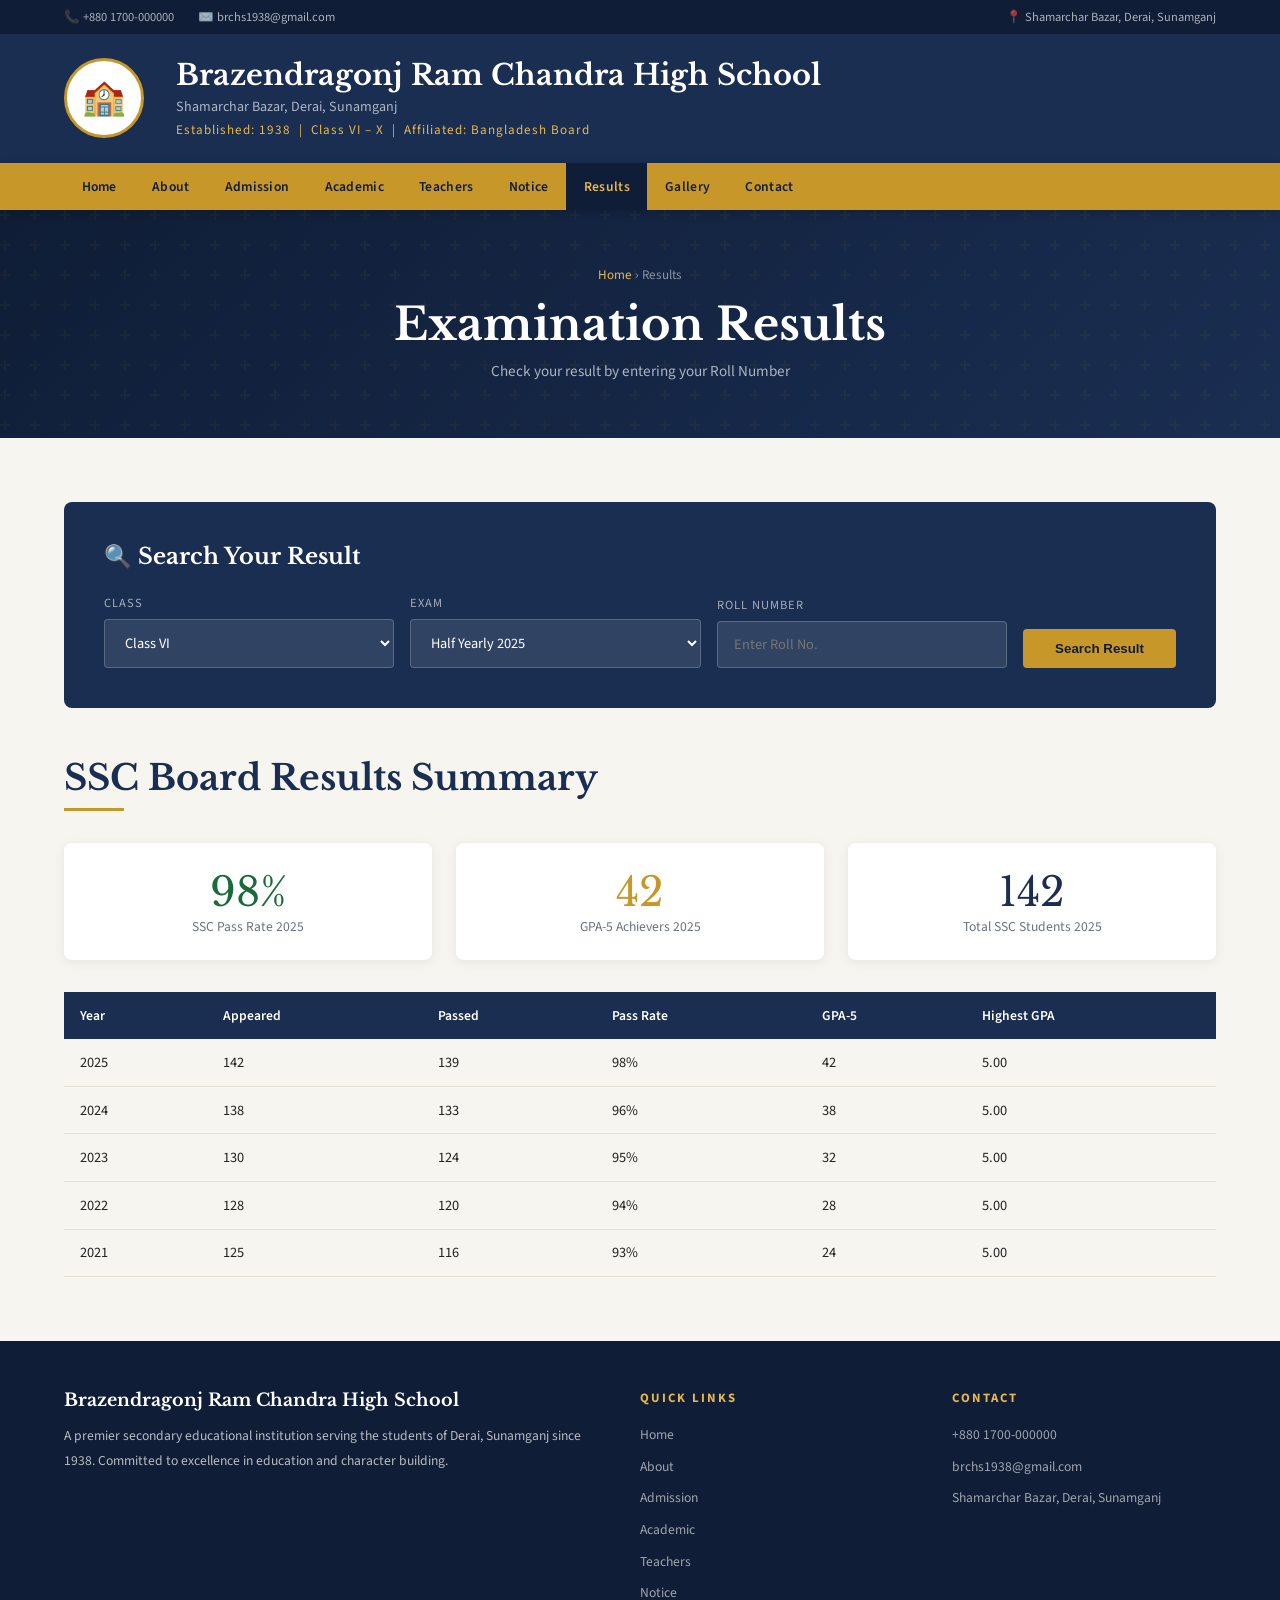
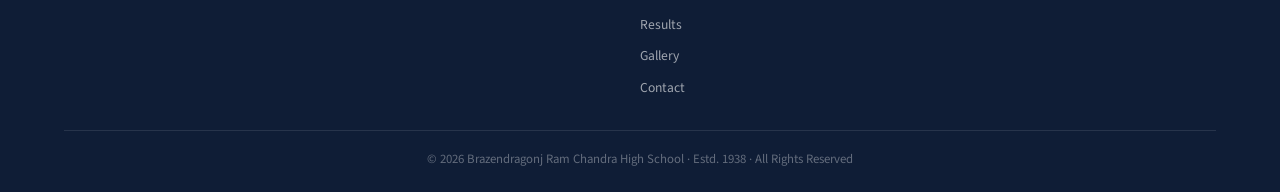
<file: results.html>
<!DOCTYPE html>
<html lang="en">
<head>
  <meta charset="UTF-8"/><meta name="viewport" content="width=device-width, initial-scale=1.0"/>
  <title>Results – Brazendragonj Ram Chandra High School</title>
  <link rel="stylesheet" href="style.css"/>
  <style>
    .result-search { background: var(--navy); border-radius: 8px; padding: 2.5rem; margin-bottom: 3rem; }
    .result-search h3 { font-family: 'Libre Baskerville', serif; color: var(--white); font-size: 1.4rem; margin-bottom: 1.5rem; }
    .search-row { display: grid; grid-template-columns: 1fr 1fr 1fr auto; gap: 1rem; align-items: end; }
    .search-row select, .search-row input { width: 100%; padding: 0.75rem 1rem; background: rgba(255,255,255,0.1); border: 1px solid rgba(255,255,255,0.2); color: var(--white); border-radius: 4px; font-family: 'Source Sans 3', sans-serif; font-size: 0.9rem; outline: none; }
    .search-row select option { background: var(--navy-dark); }
    .search-row label { display: block; font-size: 0.78rem; color: rgba(255,255,255,0.6); margin-bottom: 0.4rem; letter-spacing: 1px; text-transform: uppercase; }
    .search-btn { background: var(--gold); color: var(--navy-dark); border: none; padding: 0.75rem 2rem; border-radius: 4px; font-weight: 700; cursor: pointer; white-space: nowrap; transition: background 0.2s; }
    .search-btn:hover { background: var(--gold-light); }
    .result-card { background: var(--white); border-radius: 8px; box-shadow: 0 2px 10px rgba(0,0,0,0.07); overflow: hidden; margin-bottom: 1rem; display: none; }
    .result-card.show { display: block; }
    .result-card-header { background: var(--navy); color: var(--white); padding: 1rem 1.5rem; display: flex; justify-content: space-between; align-items: center; }
    .result-card-header h4 { font-family: 'Libre Baskerville', serif; }
    .gpa-badge { background: var(--gold); color: var(--navy-dark); padding: 0.3rem 1rem; border-radius: 50px; font-weight: 700; font-size: 0.9rem; }
    .grade-A { color: var(--green); font-weight: 700; }
    .grade-B { color: var(--gold); font-weight: 700; }
    .grade-C { color: var(--red); font-weight: 700; }
    .stat-pill { display: inline-block; background: rgba(26,107,60,0.1); color: var(--green); padding: 0.3rem 1rem; border-radius: 50px; font-size: 0.82rem; font-weight: 600; margin: 0.25rem; }
    @media (max-width: 700px) { .search-row { grid-template-columns: 1fr; } }
  </style>
</head>
<body>
  <div id="site-header"></div>
  <div class="page-hero">
    <div class="breadcrumb"><a href="index.html">Home</a> › Results</div>
    <h2>Examination Results</h2>
    <p>Check your result by entering your Roll Number</p>
  </div>

  <div class="section">
    <div class="result-search">
      <h3>🔍 Search Your Result</h3>
      <div class="search-row">
        <div><label>Class</label><select id="selClass"><option>Class VI</option><option>Class VII</option><option>Class VIII</option><option>Class IX</option><option>Class X</option></select></div>
        <div><label>Exam</label><select id="selExam"><option>Half Yearly 2025</option><option>Annual 2025</option><option>1st Term 2025</option></select></div>
        <div><label>Roll Number</label><input type="text" id="rollInput" placeholder="Enter Roll No." /></div>
        <div><label>&nbsp;</label><button class="search-btn" onclick="searchResult()">Search Result</button></div>
      </div>
    </div>

    <!-- RESULT OUTPUT -->
    <div class="result-card" id="resultCard">
      <div class="result-card-header">
        <div>
          <h4 id="studentName">Md. Rakibul Islam</h4>
          <div style="font-size:0.82rem; color:rgba(255,255,255,0.6); margin-top:0.2rem;">Roll: <span id="studentRoll">101</span> &nbsp;|&nbsp; Class VI &nbsp;|&nbsp; Half Yearly 2025</div>
        </div>
        <div class="gpa-badge" id="studentGPA">GPA 4.83</div>
      </div>
      <div style="padding:1.5rem;">
        <div class="table-wrap">
          <table>
            <tr><th>Subject</th><th>Marks (100)</th><th>Grade</th><th>Points</th></tr>
            <tr><td>Bangla</td><td>82</td><td class="grade-A">A</td><td>4.00</td></tr>
            <tr><td>English</td><td>78</td><td class="grade-A">A</td><td>4.00</td></tr>
            <tr><td>Mathematics</td><td>91</td><td class="grade-A">A+</td><td>5.00</td></tr>
            <tr><td>Science</td><td>85</td><td class="grade-A">A+</td><td>5.00</td></tr>
            <tr><td>Bangladesh & Global Studies</td><td>74</td><td class="grade-A">A</td><td>4.00</td></tr>
            <tr><td>Islam Studies</td><td>80</td><td class="grade-A">A</td><td>4.00</td></tr>
            <tr><td>ICT</td><td>88</td><td class="grade-A">A+</td><td>5.00</td></tr>
          </table>
        </div>
        <div style="margin-top:1.5rem; padding-top:1rem; border-top:1px solid var(--border); display:flex; gap:1rem; flex-wrap:wrap;">
          <span class="stat-pill">Total Marks: 578/700</span>
          <span class="stat-pill">GPA: 4.43</span>
          <span class="stat-pill">Result: PASSED ✓</span>
          <span class="stat-pill">Position: 5th in Class</span>
        </div>
      </div>
    </div>

    <!-- SSC BOARD RESULTS -->
    <h2 class="section-title" style="margin-top:2rem;">SSC Board Results Summary</h2>
    <div class="section-line"></div>
    <div class="grid-3" style="margin-bottom:2rem;">
      <div class="card" style="padding:1.5rem; text-align:center;">
        <div style="font-family:'Libre Baskerville',serif; font-size:2.5rem; color:var(--green);">98%</div>
        <div style="color:var(--gray); font-size:0.85rem;">SSC Pass Rate 2025</div>
      </div>
      <div class="card" style="padding:1.5rem; text-align:center;">
        <div style="font-family:'Libre Baskerville',serif; font-size:2.5rem; color:var(--gold);">42</div>
        <div style="color:var(--gray); font-size:0.85rem;">GPA-5 Achievers 2025</div>
      </div>
      <div class="card" style="padding:1.5rem; text-align:center;">
        <div style="font-family:'Libre Baskerville',serif; font-size:2.5rem; color:var(--navy);">142</div>
        <div style="color:var(--gray); font-size:0.85rem;">Total SSC Students 2025</div>
      </div>
    </div>

    <div class="table-wrap">
      <table>
        <tr><th>Year</th><th>Appeared</th><th>Passed</th><th>Pass Rate</th><th>GPA-5</th><th>Highest GPA</th></tr>
        <tr><td>2025</td><td>142</td><td>139</td><td>98%</td><td>42</td><td>5.00</td></tr>
        <tr><td>2024</td><td>138</td><td>133</td><td>96%</td><td>38</td><td>5.00</td></tr>
        <tr><td>2023</td><td>130</td><td>124</td><td>95%</td><td>32</td><td>5.00</td></tr>
        <tr><td>2022</td><td>128</td><td>120</td><td>94%</td><td>28</td><td>5.00</td></tr>
        <tr><td>2021</td><td>125</td><td>116</td><td>93%</td><td>24</td><td>5.00</td></tr>
      </table>
    </div>
  </div>

  <div id="site-footer"></div>
  <script src="components.js"></script>
  <script>
    function searchResult() {
      const roll = document.getElementById('rollInput').value.trim();
      if (!roll) { alert('Please enter your Roll Number!'); return; }
      document.getElementById('studentRoll').textContent = roll;
      document.getElementById('resultCard').classList.add('show');
      document.getElementById('resultCard').scrollIntoView({ behavior: 'smooth', block: 'center' });
    }
  </script>
</body>
</html>
</file>
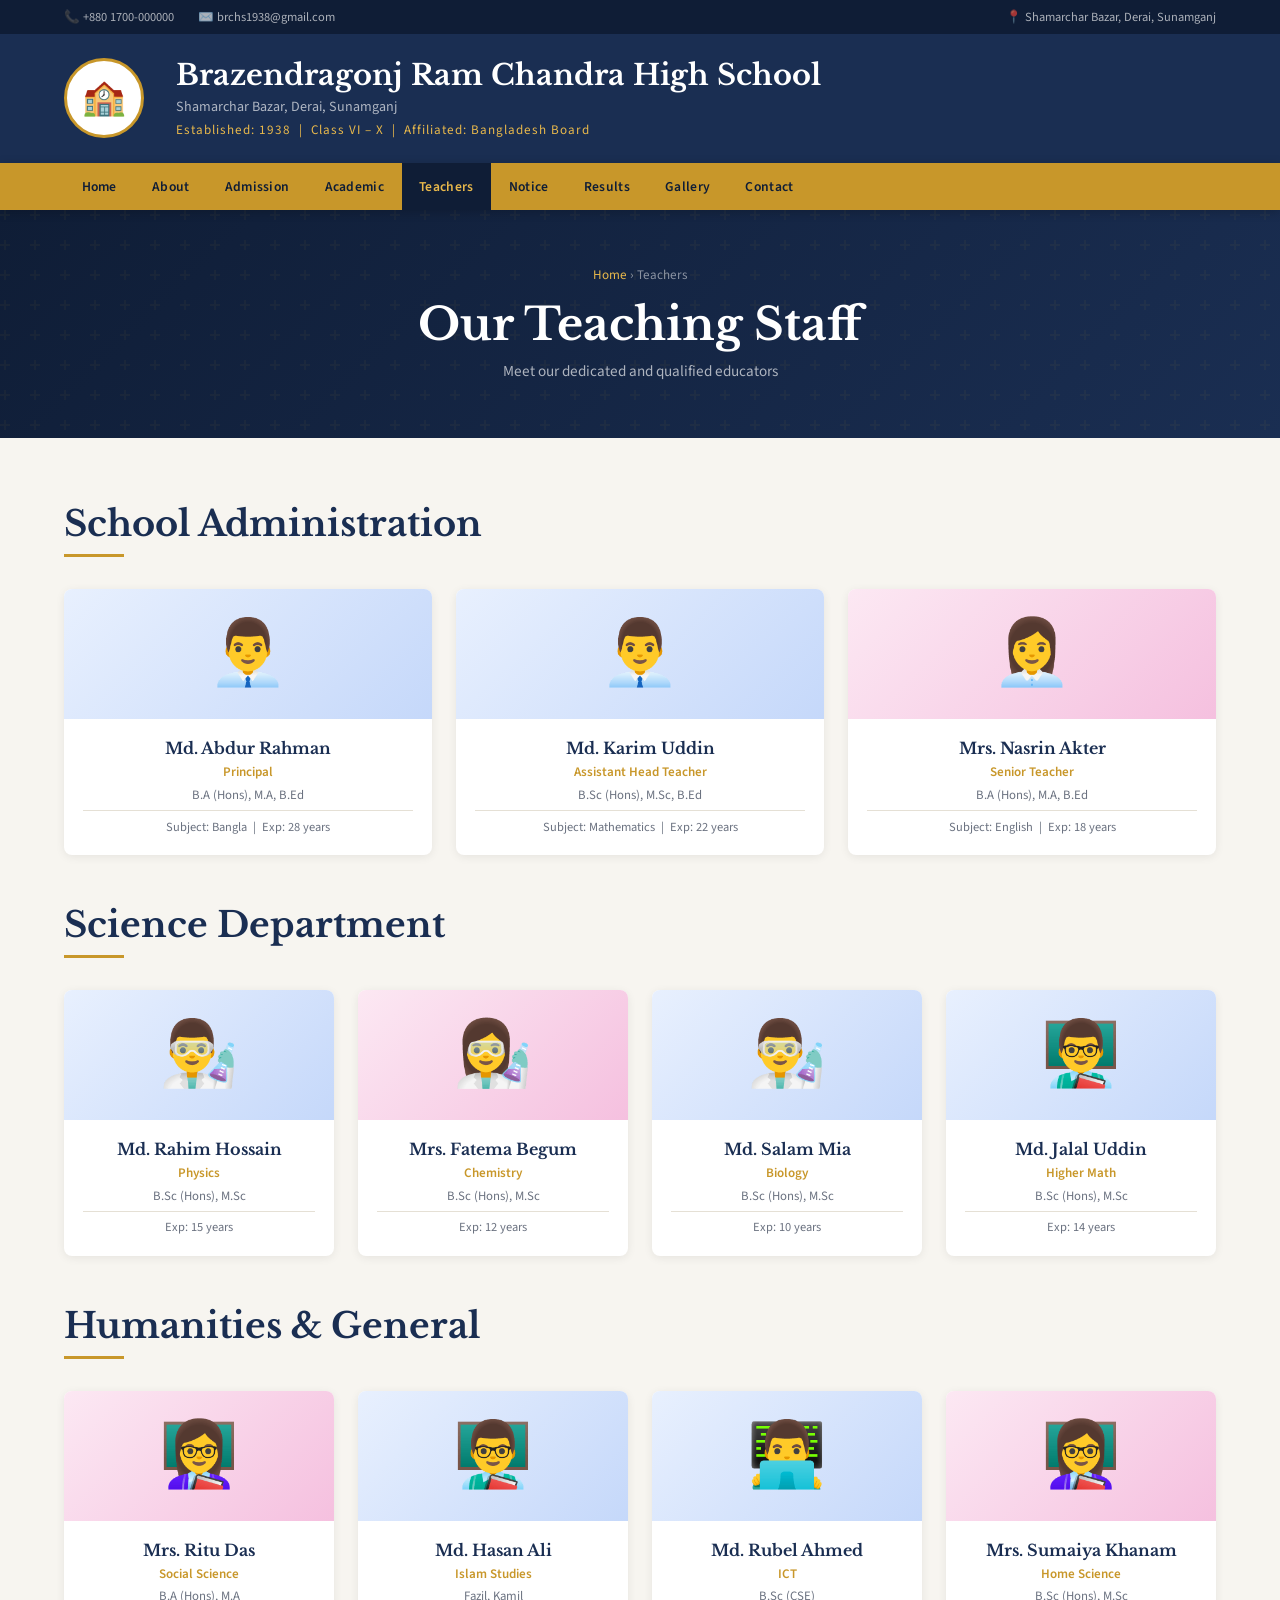
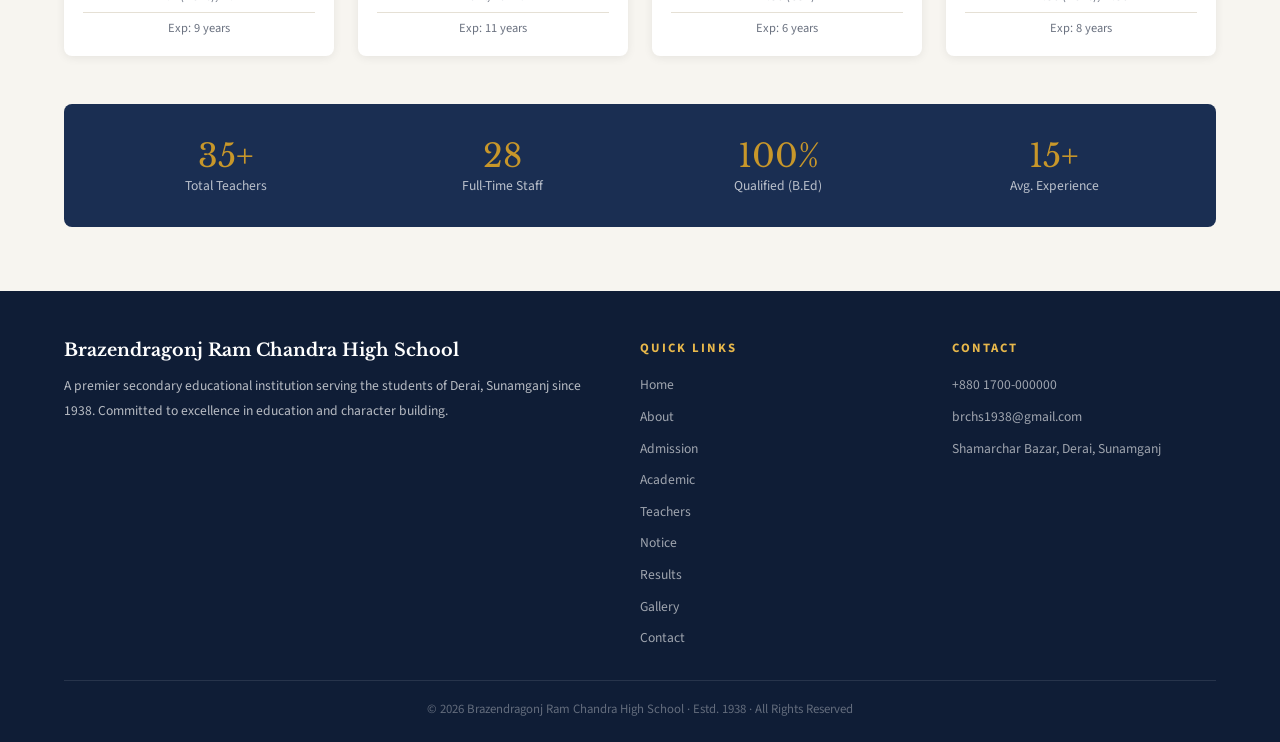
<file: teachers.html>
<!DOCTYPE html>
<html lang="en">
<head>
  <meta charset="UTF-8"/><meta name="viewport" content="width=device-width, initial-scale=1.0"/>
  <title>Teachers – Brazendragonj Ram Chandra High School</title>
  <link rel="stylesheet" href="style.css"/>
  <style>
    .teacher-card { background: var(--white); border-radius: 8px; box-shadow: 0 2px 10px rgba(0,0,0,0.07); overflow: hidden; text-align: center; transition: transform 0.3s; }
    .teacher-card:hover { transform: translateY(-5px); }
    .teacher-avatar { height: 130px; display: flex; align-items: center; justify-content: center; font-size: 4rem; }
    .t-male { background: linear-gradient(135deg, #e8f0fe, #c5d8fa); }
    .t-female { background: linear-gradient(135deg, #fce8f3, #f5c0df); }
    .teacher-body { padding: 1.2rem; }
    .teacher-body h3 { font-family: 'Libre Baskerville', serif; font-size: 1rem; color: var(--navy); }
    .teacher-body .subject { color: var(--gold); font-size: 0.82rem; font-weight: 600; margin: 0.3rem 0; }
    .teacher-body .designation { color: var(--gray); font-size: 0.8rem; }
    .teacher-body .edu { font-size: 0.78rem; color: var(--gray); margin-top: 0.4rem; border-top: 1px solid var(--border); padding-top: 0.4rem; }
  </style>
</head>
<body>
  <div id="site-header"></div>
  <div class="page-hero">
    <div class="breadcrumb"><a href="index.html">Home</a> › Teachers</div>
    <h2>Our Teaching Staff</h2>
    <p>Meet our dedicated and qualified educators</p>
  </div>

  <div class="section">
    <!-- PRINCIPAL -->
    <h2 class="section-title">School Administration</h2>
    <div class="section-line"></div>
    <div class="grid-3" style="margin-bottom:3rem;">
      <div class="teacher-card">
        <div class="teacher-avatar t-male">👨‍💼</div>
        <div class="teacher-body">
          <h3>Md. Abdur Rahman</h3>
          <div class="subject">Principal</div>
          <div class="designation">B.A (Hons), M.A, B.Ed</div>
          <div class="edu">Subject: Bangla &nbsp;|&nbsp; Exp: 28 years</div>
        </div>
      </div>
      <div class="teacher-card">
        <div class="teacher-avatar t-male">👨‍💼</div>
        <div class="teacher-body">
          <h3>Md. Karim Uddin</h3>
          <div class="subject">Assistant Head Teacher</div>
          <div class="designation">B.Sc (Hons), M.Sc, B.Ed</div>
          <div class="edu">Subject: Mathematics &nbsp;|&nbsp; Exp: 22 years</div>
        </div>
      </div>
      <div class="teacher-card">
        <div class="teacher-avatar t-female">👩‍💼</div>
        <div class="teacher-body">
          <h3>Mrs. Nasrin Akter</h3>
          <div class="subject">Senior Teacher</div>
          <div class="designation">B.A (Hons), M.A, B.Ed</div>
          <div class="edu">Subject: English &nbsp;|&nbsp; Exp: 18 years</div>
        </div>
      </div>
    </div>

    <h2 class="section-title">Science Department</h2>
    <div class="section-line"></div>
    <div class="grid-4" style="margin-bottom:3rem;">
      <div class="teacher-card"><div class="teacher-avatar t-male">👨‍🔬</div><div class="teacher-body"><h3>Md. Rahim Hossain</h3><div class="subject">Physics</div><div class="designation">B.Sc (Hons), M.Sc</div><div class="edu">Exp: 15 years</div></div></div>
      <div class="teacher-card"><div class="teacher-avatar t-female">👩‍🔬</div><div class="teacher-body"><h3>Mrs. Fatema Begum</h3><div class="subject">Chemistry</div><div class="designation">B.Sc (Hons), M.Sc</div><div class="edu">Exp: 12 years</div></div></div>
      <div class="teacher-card"><div class="teacher-avatar t-male">👨‍🔬</div><div class="teacher-body"><h3>Md. Salam Mia</h3><div class="subject">Biology</div><div class="designation">B.Sc (Hons), M.Sc</div><div class="edu">Exp: 10 years</div></div></div>
      <div class="teacher-card"><div class="teacher-avatar t-male">👨‍🏫</div><div class="teacher-body"><h3>Md. Jalal Uddin</h3><div class="subject">Higher Math</div><div class="designation">B.Sc (Hons), M.Sc</div><div class="edu">Exp: 14 years</div></div></div>
    </div>

    <h2 class="section-title">Humanities & General</h2>
    <div class="section-line"></div>
    <div class="grid-4" style="margin-bottom:3rem;">
      <div class="teacher-card"><div class="teacher-avatar t-female">👩‍🏫</div><div class="teacher-body"><h3>Mrs. Ritu Das</h3><div class="subject">Social Science</div><div class="designation">B.A (Hons), M.A</div><div class="edu">Exp: 9 years</div></div></div>
      <div class="teacher-card"><div class="teacher-avatar t-male">👨‍🏫</div><div class="teacher-body"><h3>Md. Hasan Ali</h3><div class="subject">Islam Studies</div><div class="designation">Fazil, Kamil</div><div class="edu">Exp: 11 years</div></div></div>
      <div class="teacher-card"><div class="teacher-avatar t-male">👨‍💻</div><div class="teacher-body"><h3>Md. Rubel Ahmed</h3><div class="subject">ICT</div><div class="designation">B.Sc (CSE)</div><div class="edu">Exp: 6 years</div></div></div>
      <div class="teacher-card"><div class="teacher-avatar t-female">👩‍🏫</div><div class="teacher-body"><h3>Mrs. Sumaiya Khanam</h3><div class="subject">Home Science</div><div class="designation">B.Sc (Hons), M.Sc</div><div class="edu">Exp: 8 years</div></div></div>
    </div>

    <!-- STATS -->
    <div style="background:var(--navy); border-radius:8px; padding:2rem; display:grid; grid-template-columns:repeat(4,1fr); gap:1rem; text-align:center;">
      <div><div style="font-family:'Libre Baskerville',serif; font-size:2rem; color:var(--gold)">35+</div><div style="color:rgba(255,255,255,0.7); font-size:0.85rem;">Total Teachers</div></div>
      <div><div style="font-family:'Libre Baskerville',serif; font-size:2rem; color:var(--gold)">28</div><div style="color:rgba(255,255,255,0.7); font-size:0.85rem;">Full-Time Staff</div></div>
      <div><div style="font-family:'Libre Baskerville',serif; font-size:2rem; color:var(--gold)">100%</div><div style="color:rgba(255,255,255,0.7); font-size:0.85rem;">Qualified (B.Ed)</div></div>
      <div><div style="font-family:'Libre Baskerville',serif; font-size:2rem; color:var(--gold)">15+</div><div style="color:rgba(255,255,255,0.7); font-size:0.85rem;">Avg. Experience</div></div>
    </div>
  </div>

  <div id="site-footer"></div>
  <script src="components.js"></script>
</body>
</html>
</file>
<file: style.css>
@import url('https://fonts.googleapis.com/css2?family=Libre+Baskerville:ital,wght@0,400;0,700;1,400&family=Source+Sans+3:wght@300;400;500;600&display=swap');

*, *::before, *::after { box-sizing: border-box; margin: 0; padding: 0; }

:root {
  --navy: #1a2e52;
  --navy-dark: #0f1d36;
  --gold: #c8972a;
  --gold-light: #e8b84b;
  --green: #1a6b3c;
  --white: #ffffff;
  --light: #f7f5f0;
  --gray: #6b7280;
  --border: #e5e0d5;
  --red: #c0392b;
}

html { scroll-behavior: smooth; }
body { font-family: 'Source Sans 3', sans-serif; background: var(--light); color: #222; }

/* TOP BAR */
.topbar {
  background: var(--navy-dark);
  padding: 0.5rem 5%;
  display: flex; justify-content: space-between; align-items: center;
  font-size: 0.78rem; color: rgba(255,255,255,0.65);
}
.topbar a { color: rgba(255,255,255,0.65); text-decoration: none; }
.topbar a:hover { color: var(--gold-light); }
.topbar-left, .topbar-right { display: flex; gap: 1.5rem; align-items: center; }

/* HEADER */
header {
  background: var(--navy);
  padding: 1.5rem 5%;
  display: flex; align-items: center; gap: 2rem;
}
.school-logo {
  width: 80px; height: 80px;
  background: var(--white);
  border-radius: 50%;
  display: flex; align-items: center; justify-content: center;
  font-size: 2.2rem; flex-shrink: 0;
  border: 3px solid var(--gold);
}
.school-info h1 {
  font-family: 'Libre Baskerville', serif;
  font-size: clamp(1.2rem, 2.5vw, 1.8rem);
  color: var(--white); line-height: 1.2;
}
.school-info p { color: rgba(255,255,255,0.65); font-size: 0.88rem; margin-top: 0.3rem; }
.school-info .estd { color: var(--gold-light); font-size: 0.82rem; margin-top: 0.2rem; letter-spacing: 1px; }

/* NAV */
nav {
  background: var(--gold);
  position: sticky; top: 0; z-index: 100;
  box-shadow: 0 2px 10px rgba(0,0,0,0.2);
}
.nav-inner {
  padding: 0 5%;
  display: flex; align-items: center;
}
.nav-links { display: flex; list-style: none; }
.nav-links a {
  display: block; padding: 0.9rem 1.1rem;
  color: var(--navy-dark);
  text-decoration: none;
  font-size: 0.85rem; font-weight: 600;
  letter-spacing: 0.3px;
  transition: background 0.2s, color 0.2s;
  white-space: nowrap;
}
.nav-links a:hover, .nav-links a.active {
  background: var(--navy-dark);
  color: var(--gold-light);
}
.hamburger {
  display: none; background: none; border: none;
  cursor: pointer; padding: 0.9rem;
  flex-direction: column; gap: 5px;
}
.hamburger span { display: block; width: 24px; height: 2px; background: var(--navy-dark); }

/* PAGE HERO */
.page-hero {
  background: linear-gradient(135deg, var(--navy-dark) 0%, var(--navy) 100%);
  padding: 3.5rem 5%;
  text-align: center; position: relative; overflow: hidden;
}
.page-hero::before {
  content: ''; position: absolute; inset: 0;
  background: url("data:image/svg+xml,%3Csvg width='60' height='60' viewBox='0 0 60 60' xmlns='http://www.w3.org/2000/svg'%3E%3Cg fill='none' fill-rule='evenodd'%3E%3Cg fill='%23c8972a' fill-opacity='0.05'%3E%3Cpath d='M36 34v-4h-2v4h-4v2h4v4h2v-4h4v-2h-4zm0-30V0h-2v4h-4v2h4v4h2V6h4V4h-4zM6 34v-4H4v4H0v2h4v4h2v-4h4v-2H6zM6 4V0H4v4H0v2h4v4h2V6h4V4H6z'/%3E%3C/g%3E%3C/g%3E%3C/svg%3E");
}
.page-hero h2 {
  font-family: 'Libre Baskerville', serif;
  font-size: clamp(1.8rem, 4vw, 2.8rem);
  color: var(--white); position: relative;
}
.page-hero p { color: rgba(255,255,255,0.65); margin-top: 0.5rem; font-size: 0.95rem; position: relative; }
.breadcrumb { color: rgba(255,255,255,0.5); font-size: 0.82rem; margin-bottom: 0.8rem; position: relative; }
.breadcrumb a { color: var(--gold-light); text-decoration: none; }

/* SECTION */
.section { padding: 4rem 5%; }
.section-alt { background: var(--white); }
.section-title {
  font-family: 'Libre Baskerville', serif;
  font-size: clamp(1.5rem, 3vw, 2.2rem);
  color: var(--navy); margin-bottom: 0.5rem;
}
.section-line {
  width: 60px; height: 3px;
  background: var(--gold); margin-bottom: 2rem;
}
.section-center { text-align: center; }
.section-center .section-line { margin: 0.5rem auto 2rem; }

/* CARDS */
.card {
  background: var(--white);
  border-radius: 8px;
  box-shadow: 0 2px 12px rgba(0,0,0,0.07);
  overflow: hidden;
  transition: transform 0.3s, box-shadow 0.3s;
}
.card:hover { transform: translateY(-4px); box-shadow: 0 8px 24px rgba(0,0,0,0.12); }

/* GRID */
.grid-2 { display: grid; grid-template-columns: repeat(2, 1fr); gap: 2rem; }
.grid-3 { display: grid; grid-template-columns: repeat(3, 1fr); gap: 1.5rem; }
.grid-4 { display: grid; grid-template-columns: repeat(4, 1fr); gap: 1.5rem; }

/* FOOTER */
footer {
  background: var(--navy-dark);
  color: rgba(255,255,255,0.7);
  padding: 3rem 5% 1.5rem;
}
.footer-grid { display: grid; grid-template-columns: 2fr 1fr 1fr; gap: 3rem; margin-bottom: 2rem; }
.footer-brand h3 { font-family: 'Libre Baskerville', serif; color: var(--white); font-size: 1.1rem; margin-bottom: 0.8rem; }
.footer-brand p { font-size: 0.85rem; line-height: 1.8; }
.footer-col h4 { color: var(--gold-light); font-size: 0.8rem; letter-spacing: 2px; text-transform: uppercase; margin-bottom: 1rem; }
.footer-col ul { list-style: none; display: flex; flex-direction: column; gap: 0.6rem; }
.footer-col ul li a { color: rgba(255,255,255,0.6); text-decoration: none; font-size: 0.85rem; transition: color 0.2s; }
.footer-col ul li a:hover { color: var(--gold-light); }
.footer-bottom { border-top: 1px solid rgba(255,255,255,0.1); padding-top: 1.2rem; text-align: center; font-size: 0.8rem; color: rgba(255,255,255,0.35); }

/* NOTICE BADGE */
.badge { display: inline-block; padding: 0.25rem 0.7rem; border-radius: 50px; font-size: 0.72rem; font-weight: 600; letter-spacing: 0.5px; }
.badge-red { background: rgba(192,57,43,0.1); color: var(--red); }
.badge-green { background: rgba(26,107,60,0.1); color: var(--green); }
.badge-gold { background: rgba(200,151,42,0.1); color: var(--gold); }

/* TABLE */
.table-wrap { overflow-x: auto; }
table { width: 100%; border-collapse: collapse; font-size: 0.9rem; }
th { background: var(--navy); color: var(--white); padding: 0.9rem 1rem; text-align: left; font-weight: 600; font-size: 0.85rem; }
td { padding: 0.8rem 1rem; border-bottom: 1px solid var(--border); }
tr:hover td { background: rgba(200,151,42,0.04); }

/* UTILITY */
.text-gold { color: var(--gold); }
.text-navy { color: var(--navy); }
.text-gray { color: var(--gray); }
.font-serif { font-family: 'Libre Baskerville', serif; }
.mt-1 { margin-top: 0.5rem; }
.mt-2 { margin-top: 1rem; }

@media (max-width: 900px) {
  .grid-4 { grid-template-columns: repeat(2, 1fr); }
}
@media (max-width: 700px) {
  .hamburger { display: flex; }
  .nav-links { display: none; flex-direction: column; width: 100%; }
  .nav-links.open { display: flex; }
  .nav-links a { border-bottom: 1px solid rgba(0,0,0,0.08); }
  .grid-2, .grid-3 { grid-template-columns: 1fr; }
  .footer-grid { grid-template-columns: 1fr; gap: 2rem; }
  .topbar-left { display: none; }
  header { flex-direction: column; text-align: center; }
}
</file>
